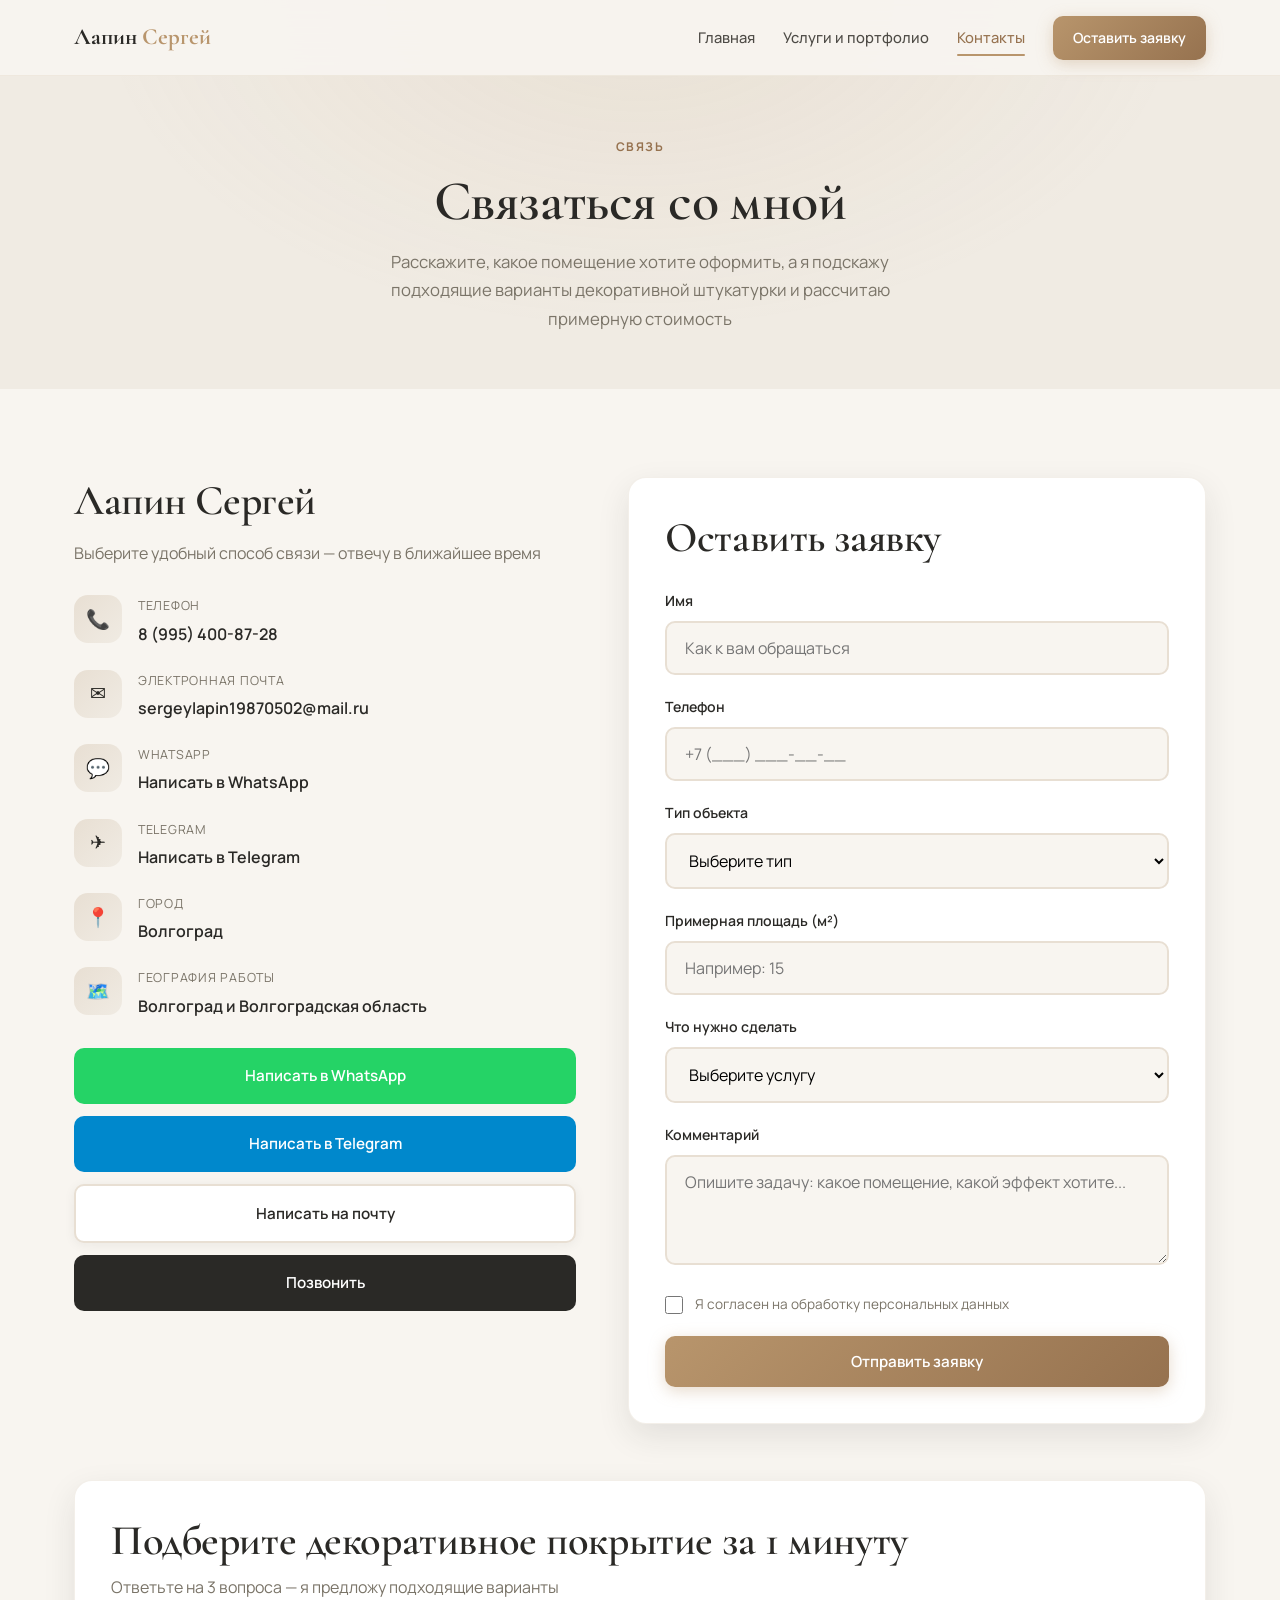
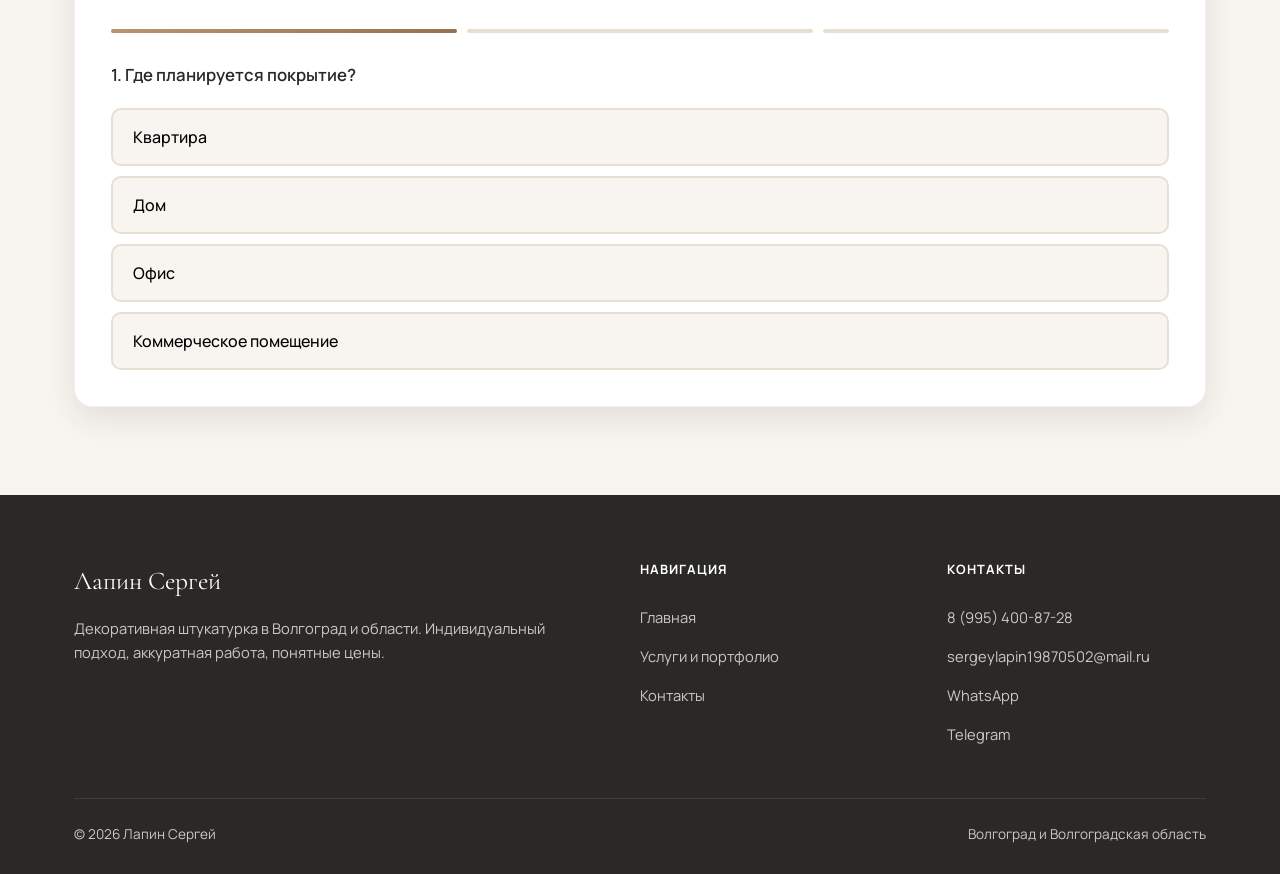
<file: contacts/index.html>
<!DOCTYPE html>
<html lang="ru">
<head>
  <meta charset="UTF-8">
  <meta http-equiv="refresh" content="0; url=../contacts.html">
  <title>Перенаправление…</title>
  <script>window.location.replace('../contacts.html');</script>
</head>
<body>
  <p><a href="../contacts.html">Перейти на страницу контактов</a></p>
</body>
</html>
</file>
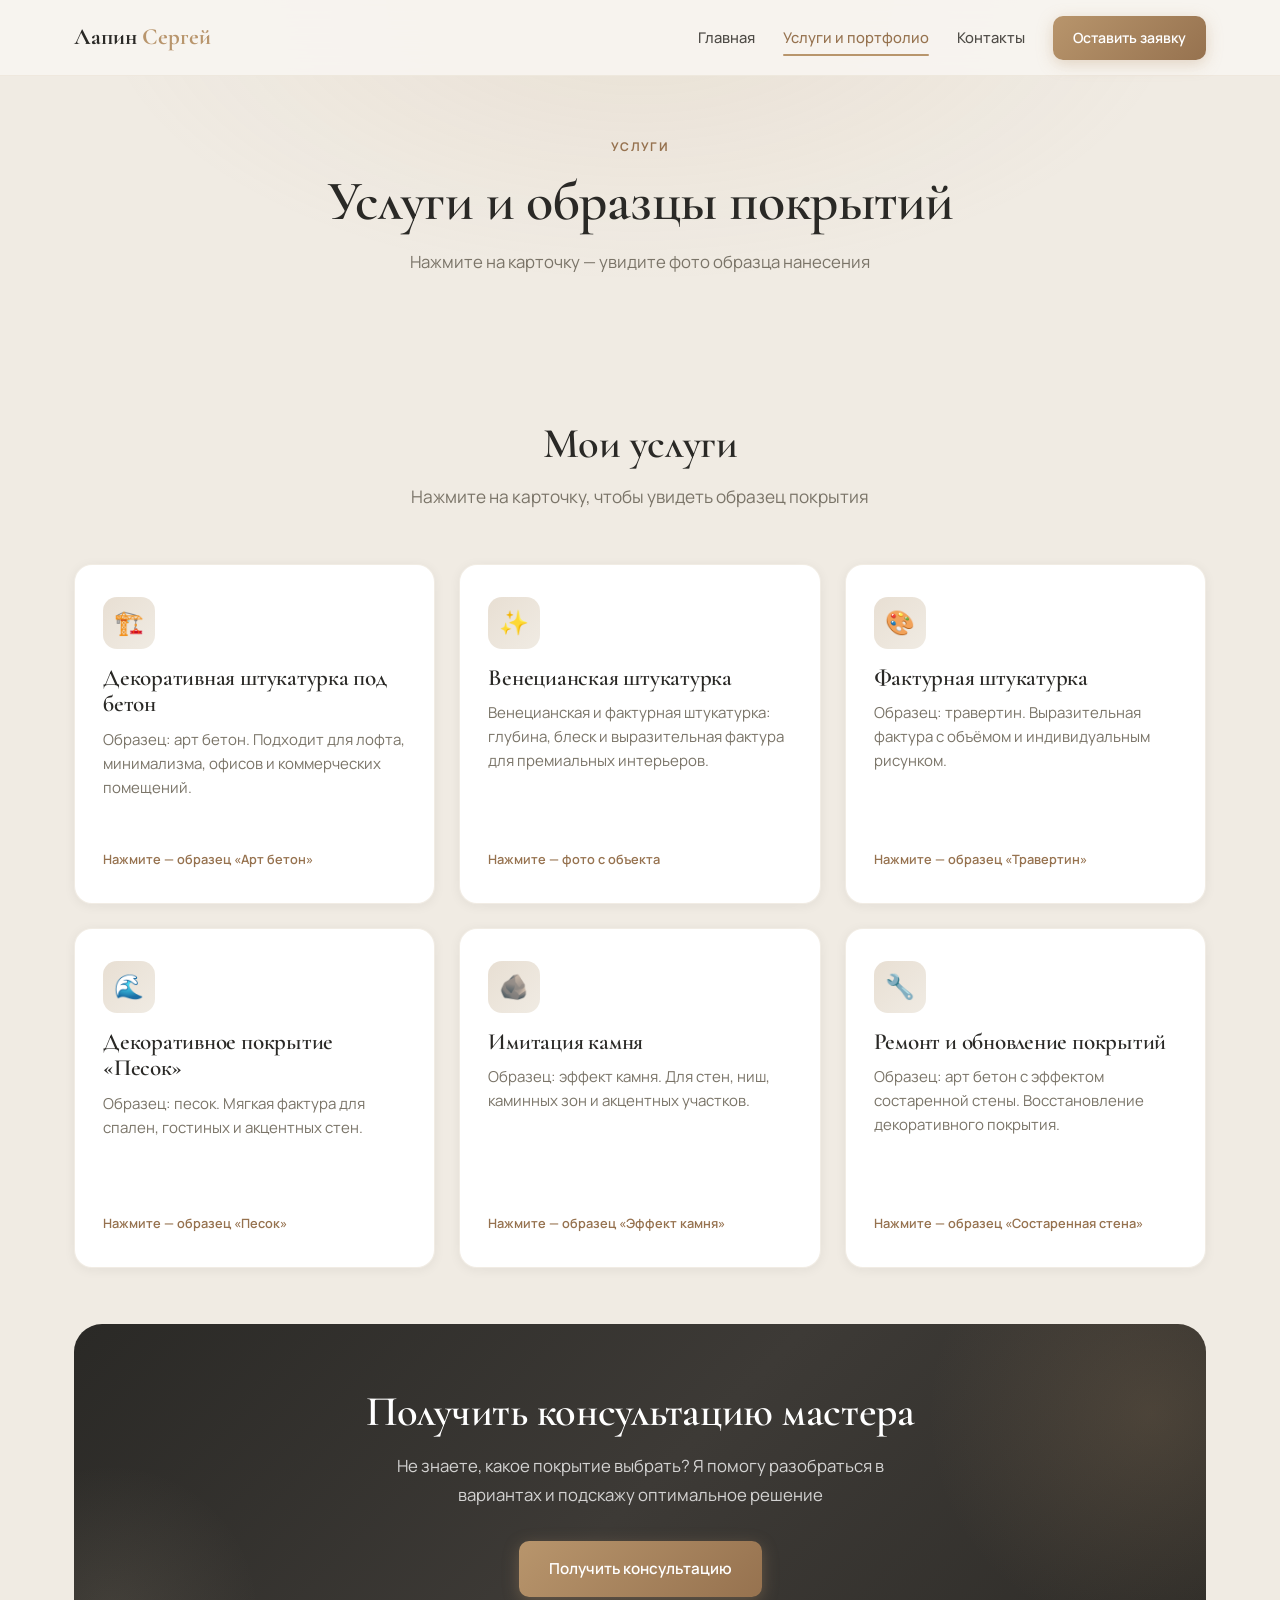
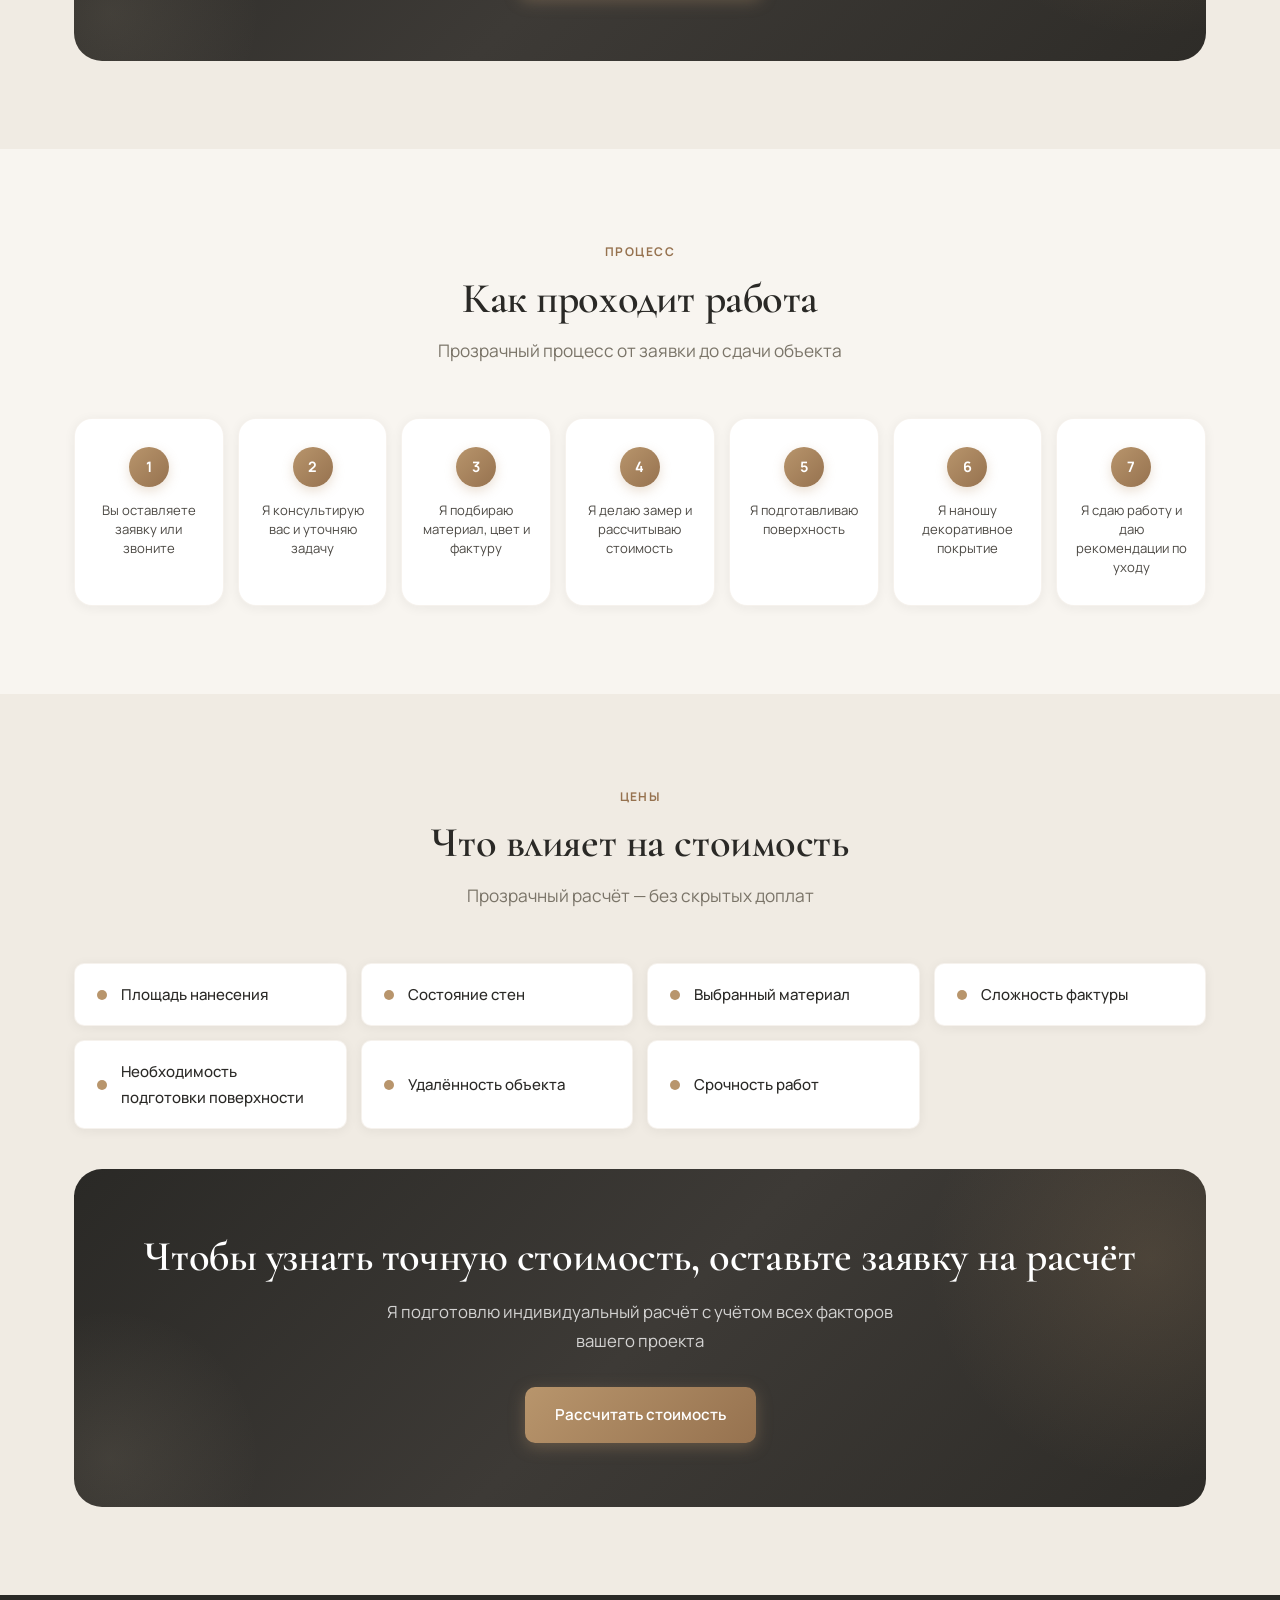
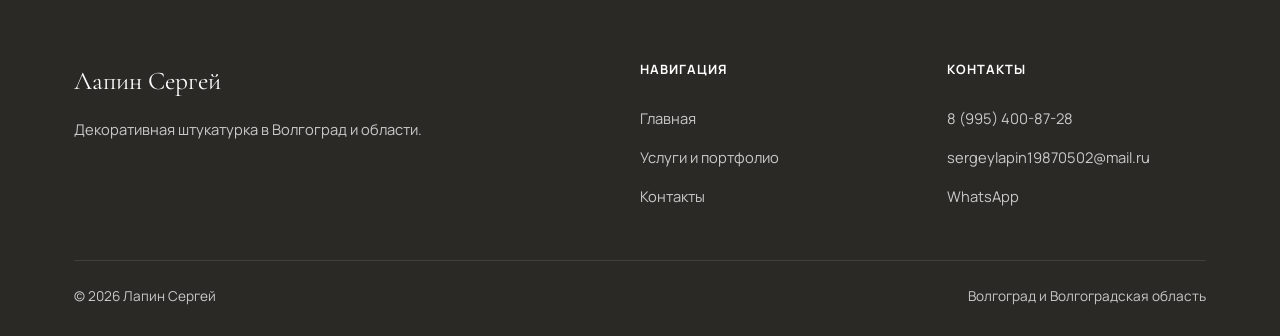
<file: services/index.html>
<!DOCTYPE html>
<html lang="ru">
<head>
  <meta charset="UTF-8">
  <meta http-equiv="refresh" content="0; url=../services.html">
  <script>window.location.replace('../services.html');</script>
</head>
<body>
  <p><a href="../services.html">Перейти к услугам</a></p>
</body>
</html>
</file>
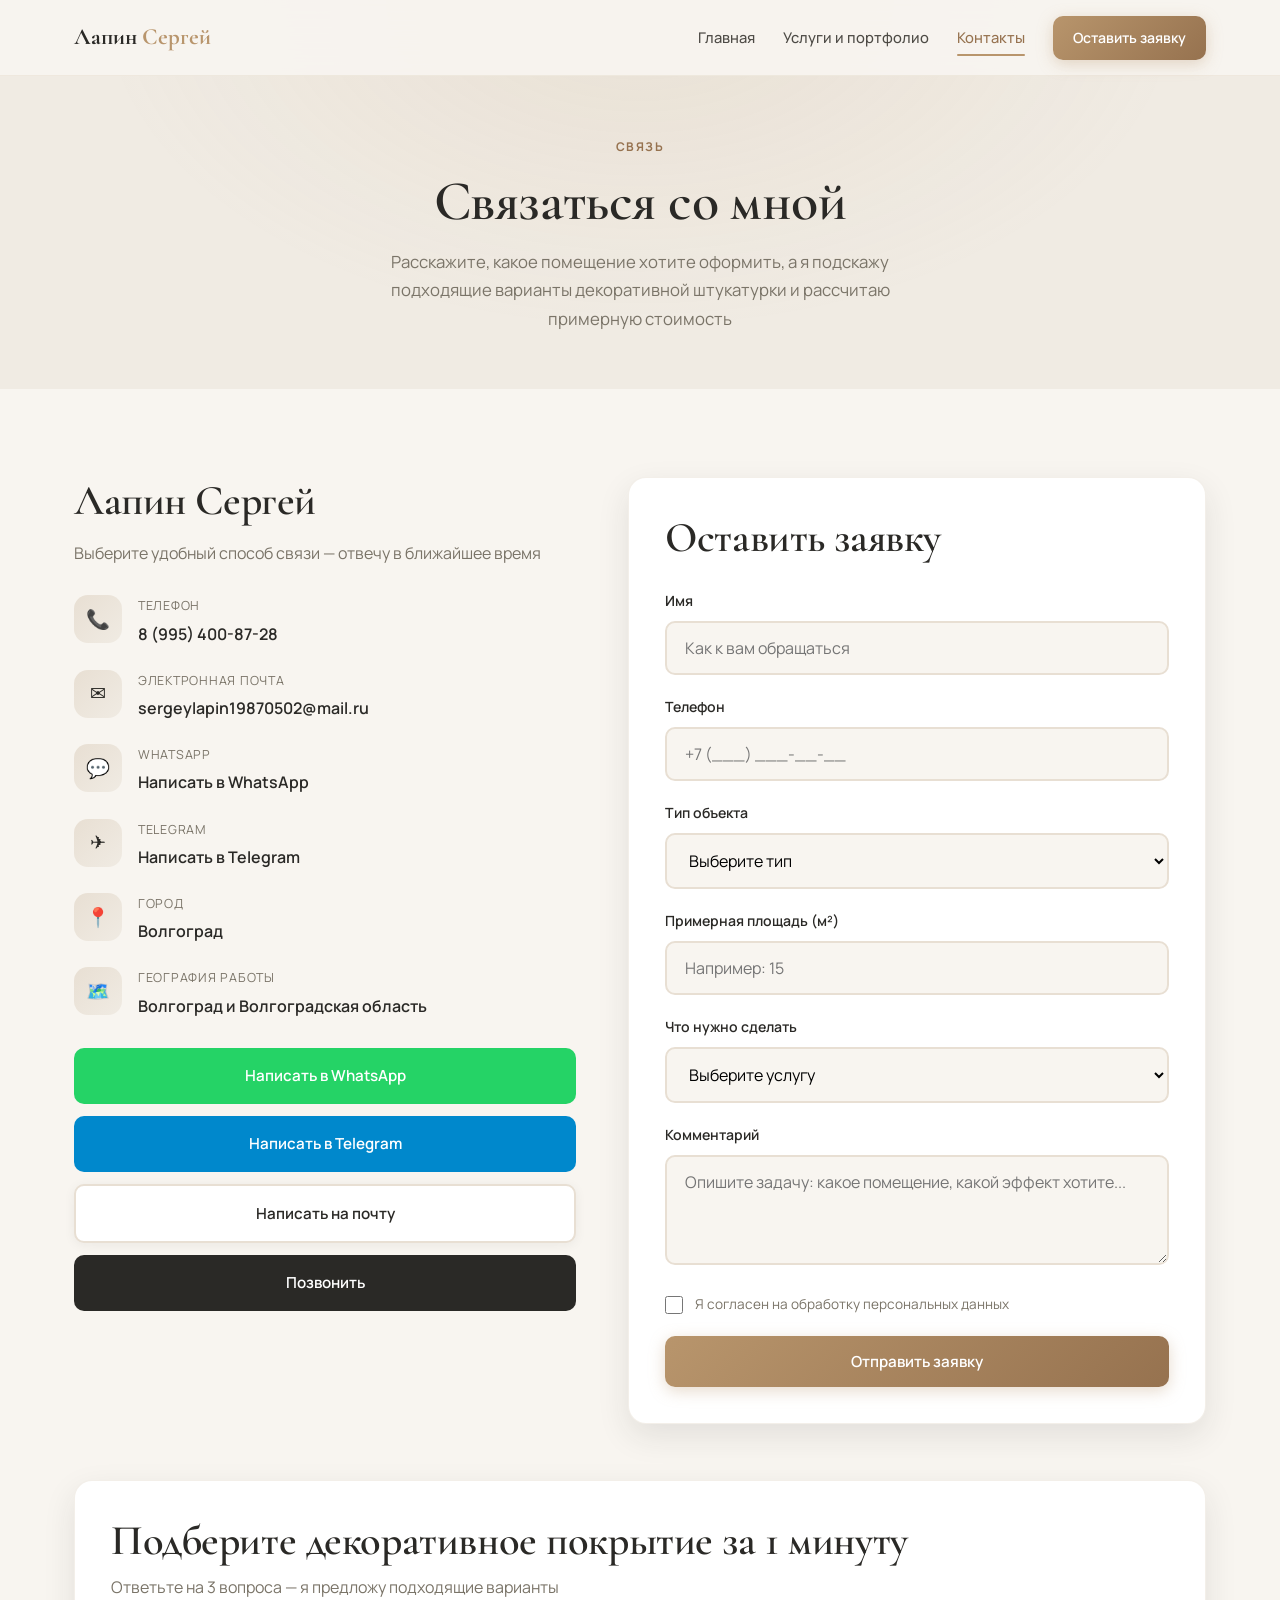
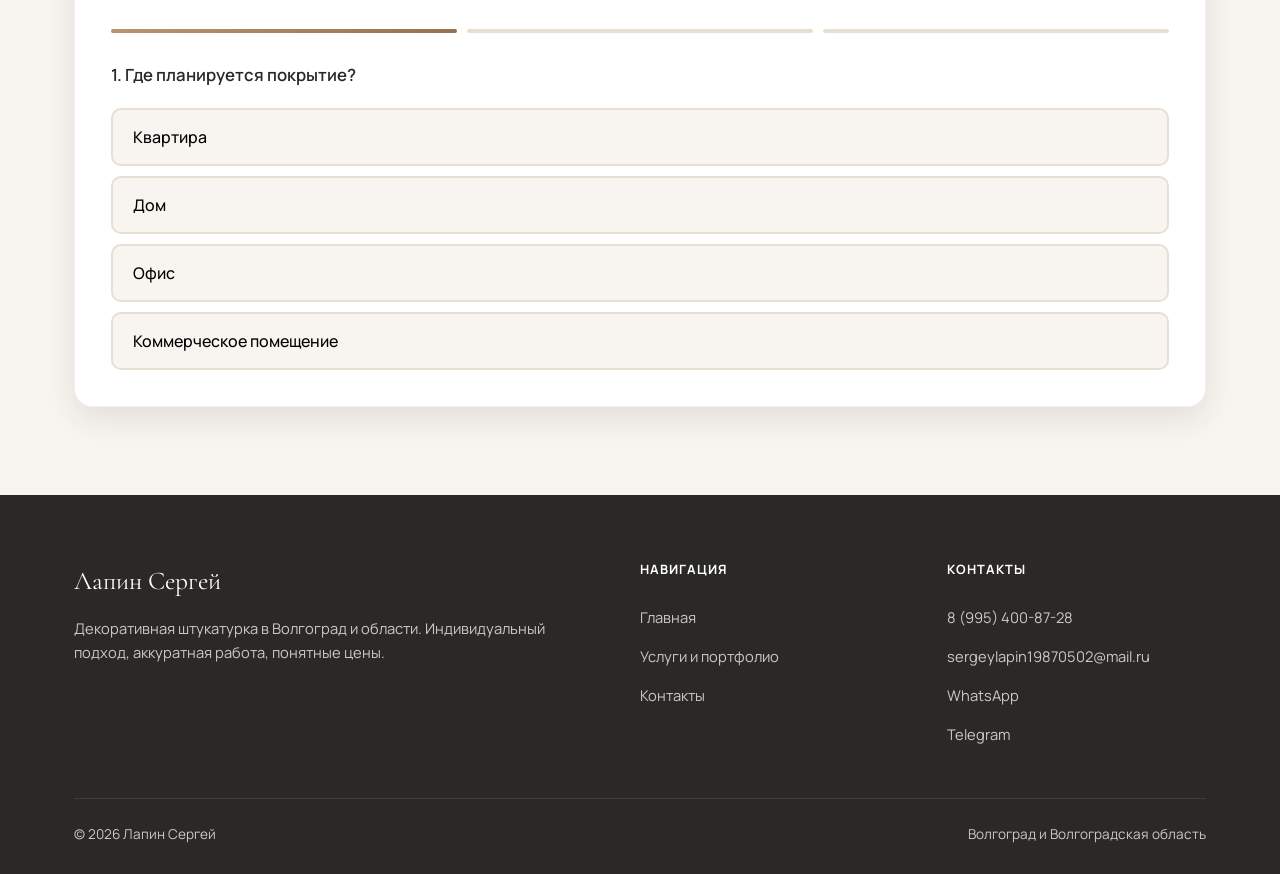
<file: contacts.html>
<!DOCTYPE html>
<html lang="ru">
<head>
  <meta charset="UTF-8">
  <meta name="viewport" content="width=device-width, initial-scale=1.0">
  <script>!function(){if(location.hostname.slice(-10)==='github.io'){var r=location.pathname.split('/').filter(Boolean)[0];r&&r.indexOf('.')===-1&&document.write('<base href="'+location.origin+'/'+r+'/">')}}();</script>
  <title>Контакты и заявка — декоративная штукатурка в Волгограде</title>
  <meta name="description" content="Свяжитесь с мастером Сергеем для заказа декоративной штукатурки в Волгограде. Оставьте заявку на консультацию, расчёт стоимости или подбор покрытия.">
  <link rel="icon" href="favicon.svg" type="image/svg+xml">
  <link rel="preconnect" href="https://fonts.googleapis.com">
  <link rel="preconnect" href="https://fonts.gstatic.com" crossorigin>
  <link href="https://fonts.googleapis.com/css2?family=Cormorant+Garamond:wght@500;600;700&family=Manrope:wght@400;500;600;700&display=swap" rel="stylesheet">
  <link rel="stylesheet" href="css/style.css">
</head>
<body>

  <header class="header">
    <div class="container header__inner">
      <a href="index.html" class="logo">Лапин <span>Сергей</span></a>
      <div class="header__actions">
        <nav class="nav">
          <a href="index.html" class="nav__link">Главная</a>
          <a href="services.html" class="nav__link">Услуги и портфолио</a>
          <a href="contacts.html" class="nav__link nav__link--active">Контакты</a>
          <a href="contacts.html#form" class="btn btn--primary nav__cta">Оставить заявку</a>
        </nav>
        <button class="burger" aria-label="Открыть меню">
          <span></span><span></span><span></span>
        </button>
      </div>
    </div>
  </header>

  <main>
    <section class="page-hero">
      <div class="container reveal">
        <span class="section-label">Связь</span>
        <h1>Связаться со мной</h1>
        <p>Расскажите, какое помещение хотите оформить, а я подскажу подходящие варианты декоративной штукатурки и рассчитаю примерную стоимость</p>
      </div>
    </section>

    <section class="section">
      <div class="container contacts-grid">
        <div class="contact-info reveal">
          <h2 class="section-title">Лапин Сергей</h2>
          <p style="color: var(--color-stone); margin-bottom: 28px;">Выберите удобный способ связи — отвечу в ближайшее время</p>

          <div class="contact-info__item">
            <div class="contact-info__icon">📞</div>
            <div>
              <div class="contact-info__label">Телефон</div>
              <a href="#" class="contact-info__value" data-phone-link><span data-phone>8 (995) 400-87-28</span></a>
            </div>
          </div>
          <div class="contact-info__item">
            <div class="contact-info__icon">✉️</div>
            <div>
              <div class="contact-info__label">Электронная почта</div>
              <a href="#" class="contact-info__value" data-email-link><span data-email>sergeylapin19870502@mail.ru</span></a>
            </div>
          </div>
          <div class="contact-info__item">
            <div class="contact-info__icon">💬</div>
            <div>
              <div class="contact-info__label">WhatsApp</div>
              <a href="#" class="contact-info__value" data-whatsapp>Написать в WhatsApp</a>
            </div>
          </div>
          <div class="contact-info__item">
            <div class="contact-info__icon">✈️</div>
            <div>
              <div class="contact-info__label">Telegram</div>
              <a href="#" class="contact-info__value" data-telegram>Написать в Telegram</a>
            </div>
          </div>
          <div class="contact-info__item">
            <div class="contact-info__icon">📍</div>
            <div>
              <div class="contact-info__label">Город</div>
              <div class="contact-info__value" data-city>Волгоград</div>
            </div>
          </div>
          <div class="contact-info__item">
            <div class="contact-info__icon">🗺️</div>
            <div>
              <div class="contact-info__label">География работы</div>
              <div class="contact-info__value" data-region>Волгоград и Волгоградская область</div>
            </div>
          </div>

          <div class="contact-buttons">
            <a href="#" class="btn btn--whatsapp" data-whatsapp>Написать в WhatsApp</a>
            <a href="#" class="btn btn--telegram" data-telegram>Написать в Telegram</a>
            <a href="#" class="btn btn--secondary" data-email-link>Написать на почту</a>
            <a href="#" class="btn btn--phone" data-phone-link>Позвонить</a>
          </div>
        </div>

        <div id="form" class="reveal">
          <form class="form" id="request-form">
            <h2 class="form__title">Оставить заявку</h2>

            <div class="form-group">
              <label for="name">Имя</label>
              <input type="text" id="name" name="name" required placeholder="Как к вам обращаться">
            </div>

            <div class="form-group">
              <label for="phone">Телефон</label>
              <input type="tel" id="phone" name="phone" required placeholder="+7 (___) ___-__-__">
            </div>

            <div class="form-group">
              <label for="object-type">Тип объекта</label>
              <select id="object-type" name="object-type" required>
                <option value="">Выберите тип</option>
                <option value="apartment">Квартира</option>
                <option value="house">Дом</option>
                <option value="office">Офис</option>
                <option value="commercial">Коммерческое помещение</option>
                <option value="other">Другое</option>
              </select>
            </div>

            <div class="form-group">
              <label for="area">Примерная площадь (м²)</label>
              <input type="text" id="area" name="area" placeholder="Например: 15">
            </div>

            <div class="form-group">
              <label for="service">Что нужно сделать</label>
              <select id="service" name="service" required>
                <option value="">Выберите услугу</option>
                <option value="plaster">Декоративная штукатурка</option>
                <option value="material">Подбор материала</option>
                <option value="estimate">Расчёт стоимости</option>
                <option value="repair">Ремонт покрытия</option>
                <option value="consultation">Консультация</option>
              </select>
            </div>

            <div class="form-group">
              <label for="comment">Комментарий</label>
              <textarea id="comment" name="comment" placeholder="Опишите задачу: какое помещение, какой эффект хотите..."></textarea>
            </div>

            <label class="form-checkbox">
              <input type="checkbox" id="consent" name="consent" required>
              <span>Я согласен на обработку персональных данных</span>
            </label>

            <button type="submit" class="btn btn--primary" style="width: 100%; margin-top: 20px;">Отправить заявку</button>
          </form>

          <div class="form form-success" id="form-success">
            <div class="form-success__icon">✅</div>
            <h2 class="form__title">Спасибо!</h2>
            <p>Ваша заявка подготовлена. Я свяжусь с вами после получения сообщения.</p>
            <div class="btn-group" style="justify-content: center;">
              <a href="#" class="btn btn--whatsapp" id="send-whatsapp" target="_blank" rel="noopener">Отправить в WhatsApp</a>
              <a href="#" class="btn btn--telegram" id="send-telegram" target="_blank" rel="noopener">Отправить в Telegram</a>
            </div>
          </div>
        </div>
      </div>

      <div class="container" id="quiz">
        <div class="quiz reveal">
          <h2 class="quiz__title">Подберите декоративное покрытие за 1 минуту</h2>
          <p class="quiz__subtitle">Ответьте на 3 вопроса — я предложу подходящие варианты</p>

          <div class="quiz-progress">
            <div class="quiz-progress__dot quiz-progress__dot--active"></div>
            <div class="quiz-progress__dot"></div>
            <div class="quiz-progress__dot"></div>
          </div>

          <div class="quiz-steps">
            <div class="quiz-step quiz-step--active" data-question="location">
              <p class="quiz-step__question">1. Где планируется покрытие?</p>
              <div class="quiz-options">
                <button type="button" class="quiz-option" data-value="apartment">Квартира</button>
                <button type="button" class="quiz-option" data-value="house">Дом</button>
                <button type="button" class="quiz-option" data-value="office">Офис</button>
                <button type="button" class="quiz-option" data-value="commercial">Коммерческое помещение</button>
              </div>
            </div>

            <div class="quiz-step" data-question="style">
              <p class="quiz-step__question">2. Какой стиль нравится?</p>
              <div class="quiz-options">
                <button type="button" class="quiz-option" data-value="loft">Лофт</button>
                <button type="button" class="quiz-option" data-value="minimalism">Современный минимализм</button>
                <button type="button" class="quiz-option" data-value="classic">Классика</button>
                <button type="button" class="quiz-option" data-value="premium">Премиальный интерьер</button>
                <button type="button" class="quiz-option" data-value="unknown">Пока не знаю</button>
              </div>
            </div>

            <div class="quiz-step" data-question="effect">
              <p class="quiz-step__question">3. Какой эффект интересен?</p>
              <div class="quiz-options">
                <button type="button" class="quiz-option" data-value="concrete">Бетон</button>
                <button type="button" class="quiz-option" data-value="marble">Мрамор</button>
                <button type="button" class="quiz-option" data-value="silk">Шёлк</button>
                <button type="button" class="quiz-option" data-value="stone">Камень</button>
                <button type="button" class="quiz-option" data-value="texture">Фактурная поверхность</button>
                <button type="button" class="quiz-option" data-value="consultation">Нужна консультация</button>
              </div>
            </div>
          </div>

          <div class="quiz-result" id="quiz-result">
            <h3>Отлично!</h3>
            <p>Я подберу 2–3 варианта покрытия под ваш интерьер и бюджет. Оставьте номер телефона для консультации.</p>
            <button type="button" class="btn btn--primary" id="quiz-phone">Получить подбор покрытия</button>
          </div>
        </div>
      </div>
    </section>
  </main>

  <footer class="footer">
    <div class="container">
      <div class="footer__grid">
        <div>
          <div class="footer__brand" data-full-name>Лапин Сергей</div>
          <p class="footer__text">Декоративная штукатурка в <span data-city>Волгограде</span> и области. Индивидуальный подход, аккуратная работа, понятные цены.</p>
        </div>
        <div>
          <div class="footer__title">Навигация</div>
          <div class="footer__links">
            <a href="index.html">Главная</a>
            <a href="services.html">Услуги и портфолио</a>
            <a href="contacts.html">Контакты</a>
          </div>
        </div>
        <div>
          <div class="footer__title">Контакты</div>
          <div class="footer__links">
            <a href="#" data-phone-link><span data-phone>8 (995) 400-87-28</span></a>
            <a href="#" data-email-link><span data-email>sergeylapin19870502@mail.ru</span></a>
            <a href="#" data-whatsapp>WhatsApp</a>
            <a href="#" data-telegram>Telegram</a>
          </div>
        </div>
      </div>
      <div class="footer__bottom">
        <span>&copy; 2026 <span data-full-name>Лапин Сергей</span></span>
        <span data-region>Волгоград и Волгоградская область</span>
      </div>
    </div>
  </footer>

  <div class="mobile-cta">
    <a href="contacts.html#form" class="btn btn--primary">Получить консультацию</a>
  </div>

  <script src="js/config.js"></script>
  <script src="js/main.js"></script>
  <script src="js/form.js"></script>
  <script src="js/quiz.js"></script>
</body>
</html>
</file>
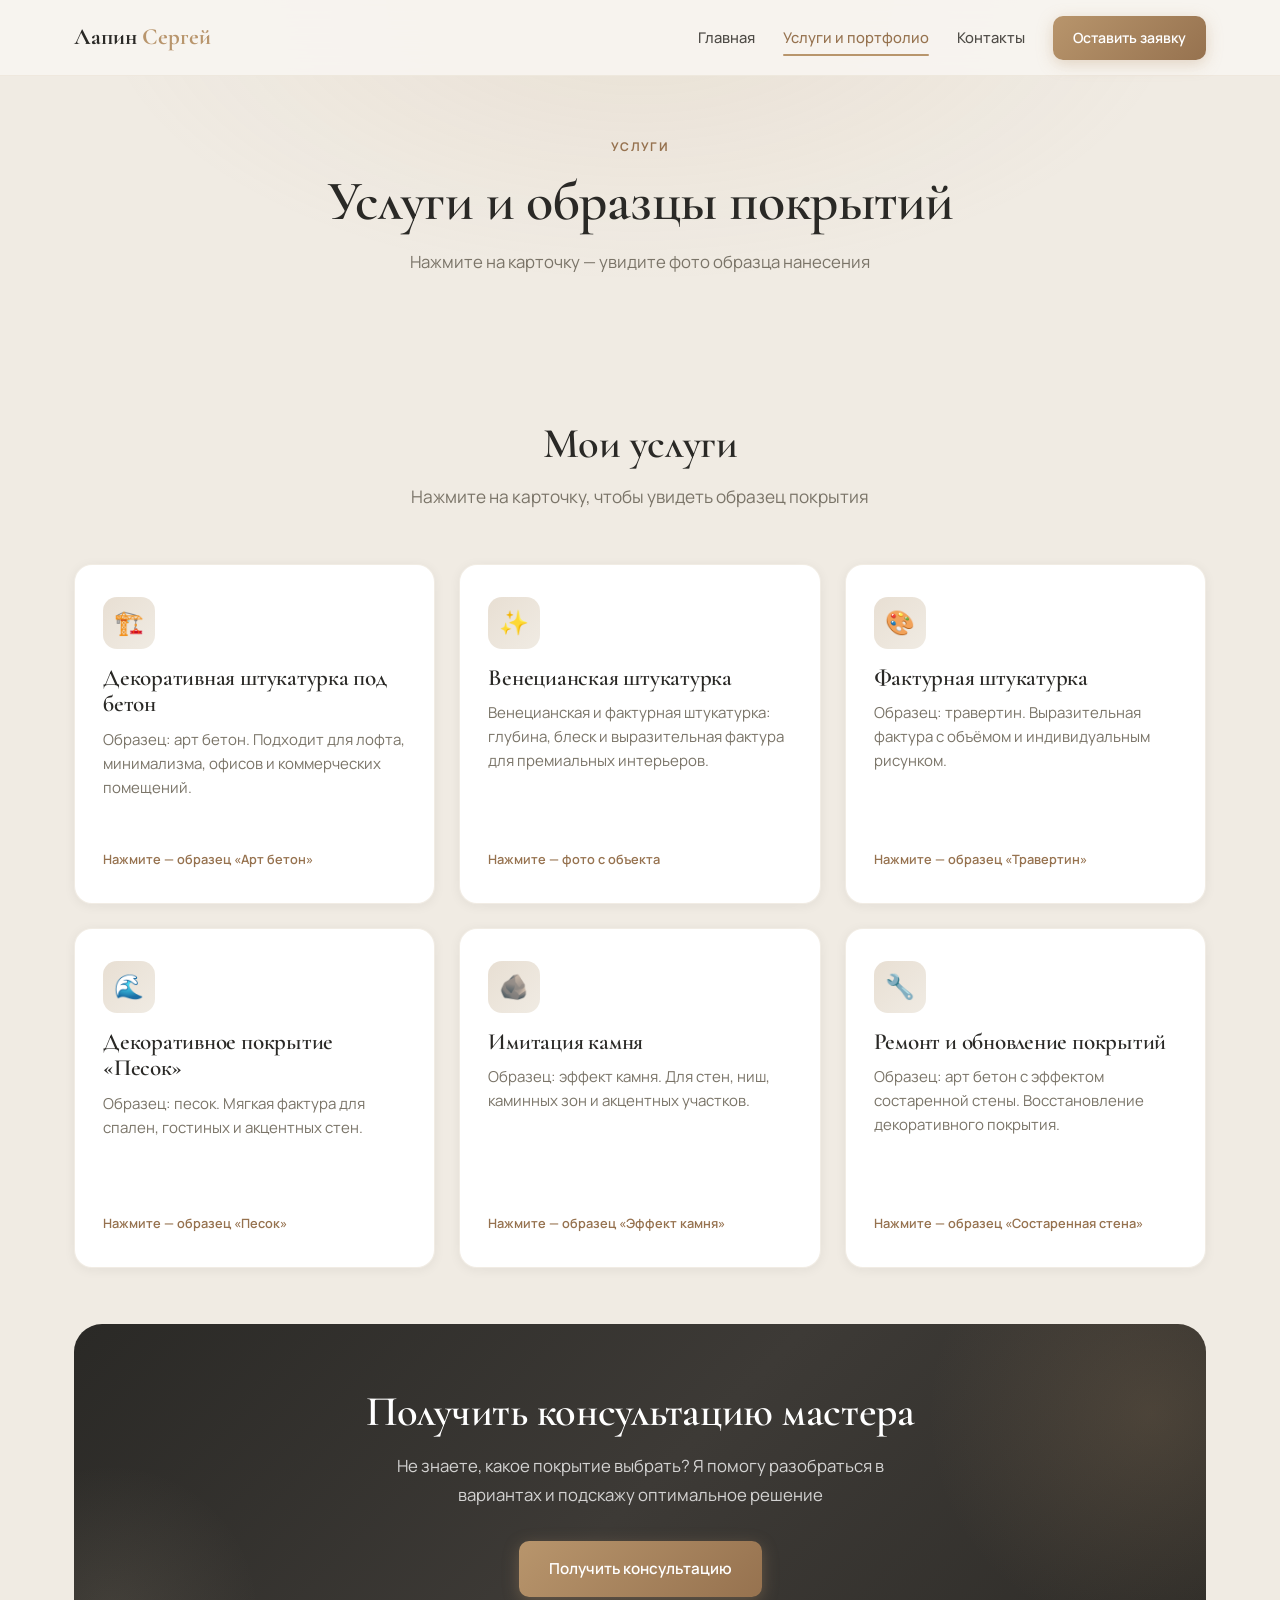
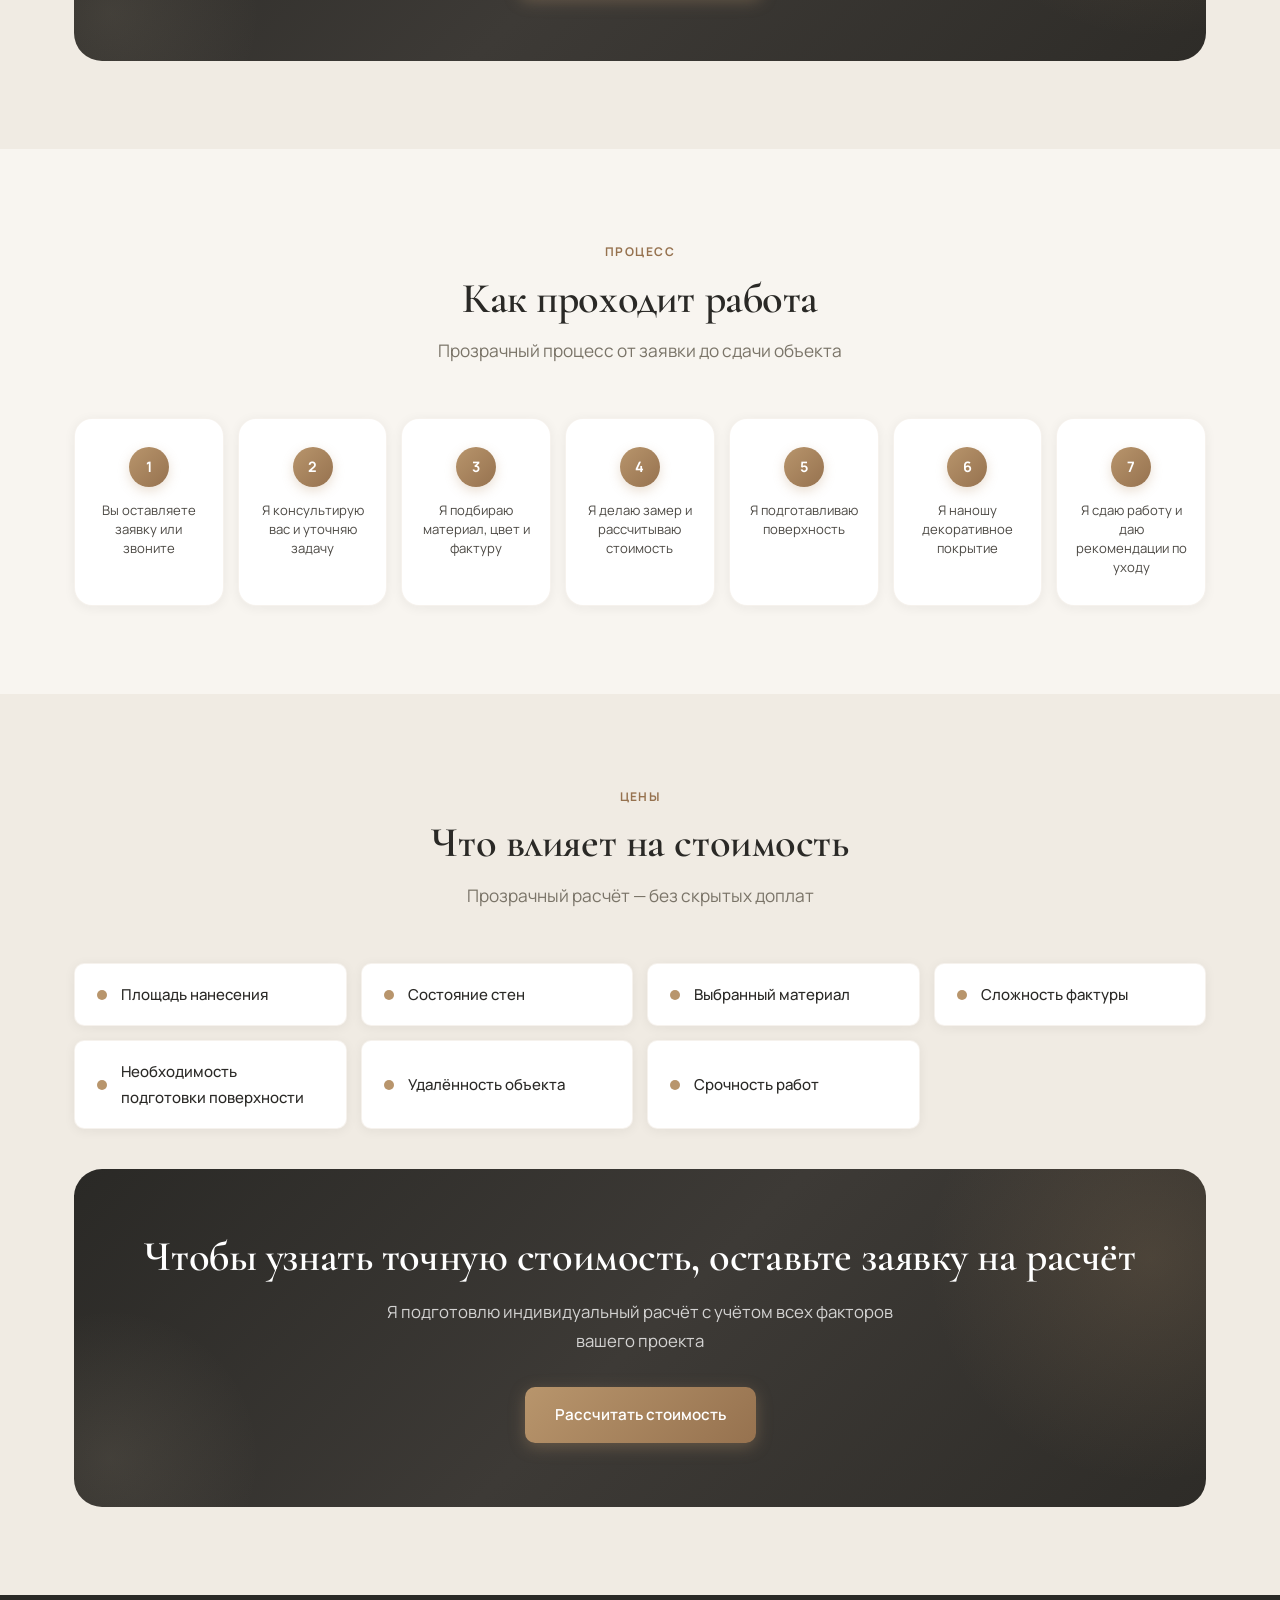
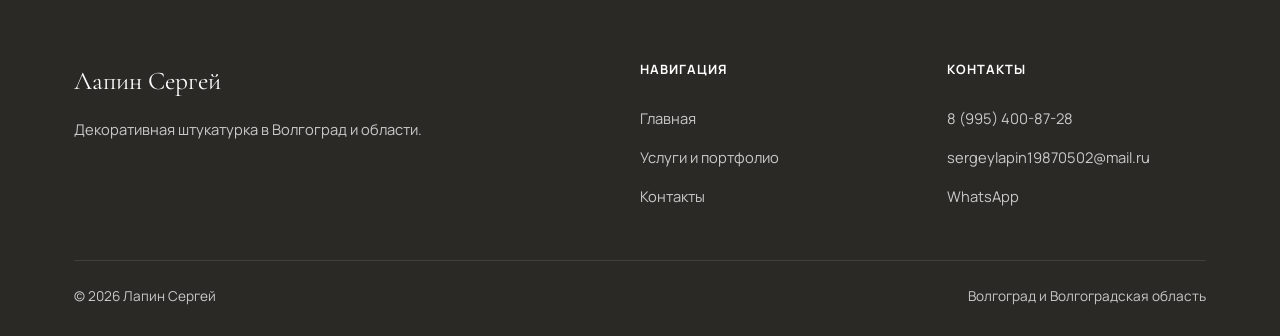
<file: services.html>
<!DOCTYPE html>
<html lang="ru">
<head>
  <meta charset="UTF-8">
  <meta name="viewport" content="width=device-width, initial-scale=1.0">
  <script>!function(){if(location.hostname.slice(-10)==='github.io'){var r=location.pathname.split('/').filter(Boolean)[0];r&&r.indexOf('.')===-1&&document.write('<base href="'+location.origin+'/'+r+'/">')}}();</script>
  <title>Услуги — декоративная штукатурка в Волгограде | Лапин Сергей</title>
  <meta name="description" content="Виды декоративной штукатурки и образцы покрытий — мастер Лапин Сергей, Волгоград.">
  <link rel="icon" href="favicon.svg" type="image/svg+xml">
  <link rel="preconnect" href="https://fonts.googleapis.com">
  <link rel="preconnect" href="https://fonts.gstatic.com" crossorigin>
  <link href="https://fonts.googleapis.com/css2?family=Cormorant+Garamond:wght@500;600;700&family=Manrope:wght@400;500;600;700&display=swap" rel="stylesheet">
  <link rel="stylesheet" href="css/style.css">
</head>
<body>

  <header class="header">
    <div class="container header__inner">
      <a href="index.html" class="logo">Лапин <span>Сергей</span></a>
      <div class="header__actions">
        <nav class="nav">
          <a href="index.html" class="nav__link">Главная</a>
          <a href="services.html" class="nav__link nav__link--active">Услуги и портфолио</a>
          <a href="contacts.html" class="nav__link">Контакты</a>
          <a href="contacts.html#form" class="btn btn--primary nav__cta">Оставить заявку</a>
        </nav>
        <button class="burger" aria-label="Открыть меню">
          <span></span><span></span><span></span>
        </button>
      </div>
    </div>
  </header>

  <main>
    <section class="page-hero">
      <div class="container reveal">
        <span class="section-label">Услуги</span>
        <h1>Услуги и образцы покрытий</h1>
        <p>Нажмите на карточку — увидите фото образца нанесения</p>
      </div>
    </section>

    <section class="section section--alt" id="services">
      <div class="container">
        <div class="section-header reveal">
          <h2 class="section-title">Мои услуги</h2>
          <p class="section-subtitle">Нажмите на карточку, чтобы увидеть образец покрытия</p>
        </div>

        <div class="flip-cards-grid">
          <button type="button" class="flip-card reveal reveal--visible" data-flip-card aria-expanded="false">
            <div class="flip-card__inner">
              <div class="flip-card__face flip-card__front">
                <div class="card__icon">🏗️</div>
                <h3 class="card__title">Декоративная штукатурка под бетон</h3>
                <p class="card__text">Образец: арт бетон. Подходит для лофта, минимализма, офисов и коммерческих помещений.</p>
                <span class="flip-card__hint">Нажмите — образец «Арт бетон»</span>
              </div>
              <div class="flip-card__face flip-card__back">
                <img class="flip-card__img" src="images/works/003.jpeg" alt="Образец — арт бетон" width="800" height="600">
                <div class="flip-card__sample-label">Арт бетон</div>
                <span class="flip-card__hint flip-card__hint--back">Нажмите ещё раз — описание</span>
              </div>
            </div>
          </button>

          <button type="button" class="flip-card reveal reveal--visible" data-flip-card aria-expanded="false">
            <div class="flip-card__inner">
              <div class="flip-card__face flip-card__front">
                <div class="card__icon">✨</div>
                <h3 class="card__title">Венецианская штукатурка</h3>
                <p class="card__text">Венецианская и фактурная штукатурка: глубина, блеск и выразительная фактура для премиальных интерьеров.</p>
                <span class="flip-card__hint">Нажмите — фото с объекта</span>
              </div>
              <div class="flip-card__face flip-card__back">
                <img class="flip-card__img" src="images/works/008.jpeg" alt="Венецианская и фактурная штукатурка — работа на объекте" width="800" height="600">
                <div class="flip-card__sample-label">Венецианская штукатурка</div>
                <span class="flip-card__hint flip-card__hint--back">Нажмите ещё раз — описание</span>
              </div>
            </div>
          </button>

          <button type="button" class="flip-card reveal reveal--visible" data-flip-card aria-expanded="false">
            <div class="flip-card__inner">
              <div class="flip-card__face flip-card__front">
                <div class="card__icon">🎨</div>
                <h3 class="card__title">Фактурная штукатурка</h3>
                <p class="card__text">Образец: травертин. Выразительная фактура с объёмом и индивидуальным рисунком.</p>
                <span class="flip-card__hint">Нажмите — образец «Травертин»</span>
              </div>
              <div class="flip-card__face flip-card__back">
                <img class="flip-card__img" src="images/works/009.jpeg" alt="Образец — травертин" width="800" height="600">
                <div class="flip-card__sample-label">Травертин</div>
                <span class="flip-card__hint flip-card__hint--back">Нажмите ещё раз — описание</span>
              </div>
            </div>
          </button>

          <button type="button" class="flip-card reveal reveal--visible" data-flip-card aria-expanded="false">
            <div class="flip-card__inner">
              <div class="flip-card__face flip-card__front">
                <div class="card__icon">🌊</div>
                <h3 class="card__title">Декоративное покрытие «Песок»</h3>
                <p class="card__text">Образец: песок. Мягкая фактура для спален, гостиных и акцентных стен.</p>
                <span class="flip-card__hint">Нажмите — образец «Песок»</span>
              </div>
              <div class="flip-card__face flip-card__back">
                <img class="flip-card__img" src="images/works/007.jpeg" alt="Образец — песок" width="800" height="600">
                <div class="flip-card__sample-label">Песок</div>
                <span class="flip-card__hint flip-card__hint--back">Нажмите ещё раз — описание</span>
              </div>
            </div>
          </button>

          <button type="button" class="flip-card reveal reveal--visible" data-flip-card aria-expanded="false">
            <div class="flip-card__inner">
              <div class="flip-card__face flip-card__front">
                <div class="card__icon">🪨</div>
                <h3 class="card__title">Имитация камня</h3>
                <p class="card__text">Образец: эффект камня. Для стен, ниш, каминных зон и акцентных участков.</p>
                <span class="flip-card__hint">Нажмите — образец «Эффект камня»</span>
              </div>
              <div class="flip-card__face flip-card__back">
                <img class="flip-card__img" src="images/works/011.jpeg" alt="Образец — эффект камня" width="800" height="600">
                <div class="flip-card__sample-label">Эффект камня</div>
                <span class="flip-card__hint flip-card__hint--back">Нажмите ещё раз — описание</span>
              </div>
            </div>
          </button>

          <button type="button" class="flip-card reveal reveal--visible" data-flip-card aria-expanded="false">
            <div class="flip-card__inner">
              <div class="flip-card__face flip-card__front">
                <div class="card__icon">🔧</div>
                <h3 class="card__title">Ремонт и обновление покрытий</h3>
                <p class="card__text">Образец: арт бетон с эффектом состаренной стены. Восстановление декоративного покрытия.</p>
                <span class="flip-card__hint">Нажмите — образец «Состаренная стена»</span>
              </div>
              <div class="flip-card__face flip-card__back">
                <img class="flip-card__img" src="images/works/002.jpeg" alt="Образец — арт бетон, состаренная стена" width="800" height="600">
                <div class="flip-card__sample-label">Арт бетон, состаренная стена</div>
                <span class="flip-card__hint flip-card__hint--back">Нажмите ещё раз — описание</span>
              </div>
            </div>
          </button>
        </div>

        <div class="cta-block cta-block--inline reveal">
          <h2>Получить консультацию мастера</h2>
          <p>Не знаете, какое покрытие выбрать? Я помогу разобраться в вариантах и подскажу оптимальное решение</p>
          <a href="contacts.html#form" class="btn btn--primary">Получить консультацию</a>
        </div>
      </div>
    </section>

    <section class="section">
      <div class="container">
        <div class="section-header reveal">
          <span class="section-label">Процесс</span>
          <h2 class="section-title">Как проходит работа</h2>
          <p class="section-subtitle">Прозрачный процесс от заявки до сдачи объекта</p>
        </div>
        <div class="process-steps reveal">
          <div class="process-step"><p class="process-step__text">Вы оставляете заявку или звоните</p></div>
          <div class="process-step"><p class="process-step__text">Я консультирую вас и уточняю задачу</p></div>
          <div class="process-step"><p class="process-step__text">Я подбираю материал, цвет и фактуру</p></div>
          <div class="process-step"><p class="process-step__text">Я делаю замер и рассчитываю стоимость</p></div>
          <div class="process-step"><p class="process-step__text">Я подготавливаю поверхность</p></div>
          <div class="process-step"><p class="process-step__text">Я наношу декоративное покрытие</p></div>
          <div class="process-step"><p class="process-step__text">Я сдаю работу и даю рекомендации по уходу</p></div>
        </div>
      </div>
    </section>

    <section class="section section--alt">
      <div class="container">
        <div class="section-header reveal">
          <span class="section-label">Цены</span>
          <h2 class="section-title">Что влияет на стоимость</h2>
          <p class="section-subtitle">Прозрачный расчёт — без скрытых доплат</p>
        </div>
        <div class="pricing-factors reveal">
          <div class="pricing-factor">Площадь нанесения</div>
          <div class="pricing-factor">Состояние стен</div>
          <div class="pricing-factor">Выбранный материал</div>
          <div class="pricing-factor">Сложность фактуры</div>
          <div class="pricing-factor">Необходимость подготовки поверхности</div>
          <div class="pricing-factor">Удалённость объекта</div>
          <div class="pricing-factor">Срочность работ</div>
        </div>
        <div class="cta-block reveal">
          <h2>Чтобы узнать точную стоимость, оставьте заявку на расчёт</h2>
          <p>Я подготовлю индивидуальный расчёт с учётом всех факторов вашего проекта</p>
          <a href="contacts.html#form" class="btn btn--primary">Рассчитать стоимость</a>
        </div>
      </div>
    </section>
  </main>

  <footer class="footer">
    <div class="container">
      <div class="footer__grid">
        <div>
          <div class="footer__brand" data-full-name>Лапин Сергей</div>
          <p class="footer__text">Декоративная штукатурка в <span data-city>Волгограде</span> и области.</p>
        </div>
        <div>
          <div class="footer__title">Навигация</div>
          <div class="footer__links">
            <a href="index.html">Главная</a>
            <a href="services.html">Услуги и портфолио</a>
            <a href="contacts.html">Контакты</a>
          </div>
        </div>
        <div>
          <div class="footer__title">Контакты</div>
          <div class="footer__links">
            <a href="#" data-phone-link><span data-phone>8 (995) 400-87-28</span></a>
            <a href="#" data-email-link><span data-email>sergeylapin19870502@mail.ru</span></a>
            <a href="#" data-whatsapp>WhatsApp</a>
          </div>
        </div>
      </div>
      <div class="footer__bottom">
        <span>&copy; 2026 <span data-full-name>Лапин Сергей</span></span>
        <span data-region>Волгоград и Волгоградская область</span>
      </div>
    </div>
  </footer>

  <div class="mobile-cta">
    <a href="contacts.html#form" class="btn btn--primary">Получить консультацию</a>
  </div>

  <script src="js/config.js"></script>
  <script src="js/service-cards.js"></script>
  <script src="js/main.js"></script>
</body>
</html>
</file>
<file: css/style.css>
/* ============================================
   Декоративная штукатурка — Сергей, Волгоград
   ============================================ */

:root {
  --color-bg: #f8f5f0;
  --color-bg-alt: #f0ebe3;
  --color-sand: #d4c4a8;
  --color-beige: #e8dfd3;
  --color-warm: #c9b99a;
  --color-graphite: #2a2926;
  --color-graphite-light: #4d4a45;
  --color-stone: #7a7468;
  --color-white: #ffffff;
  --color-accent: #b8956c;
  --color-accent-light: #d4b896;
  --color-accent-dark: #96724f;
  --shadow-sm: 0 2px 12px rgba(42, 41, 38, 0.06);
  --shadow-md: 0 12px 32px rgba(42, 41, 38, 0.1);
  --shadow-lg: 0 24px 60px rgba(42, 41, 38, 0.14);
  --radius-sm: 10px;
  --radius-md: 18px;
  --radius-lg: 28px;
  --font-heading: 'Cormorant Garamond', Georgia, serif;
  --font-body: 'Manrope', system-ui, sans-serif;
  --transition: 0.35s cubic-bezier(0.4, 0, 0.2, 1);
  --header-height: 76px;
}

*, *::before, *::after { box-sizing: border-box; margin: 0; padding: 0; }

html { scroll-behavior: smooth; }

body {
  font-family: var(--font-body);
  font-size: 16px;
  line-height: 1.7;
  color: var(--color-graphite);
  background-color: var(--color-bg);
  -webkit-font-smoothing: antialiased;
  overflow-x: hidden;
}

img { max-width: 100%; height: auto; display: block; }
a { color: inherit; text-decoration: none; }
ul, ol { list-style: none; }
button, input, select, textarea { font-family: inherit; font-size: inherit; }

.container {
  width: 100%;
  max-width: 1180px;
  margin: 0 auto;
  padding: 0 24px;
}

/* Typography */
h1, h2, h3, h4 {
  font-family: var(--font-heading);
  font-weight: 600;
  line-height: 1.15;
  color: var(--color-graphite);
  letter-spacing: -0.01em;
}

h1 { font-size: clamp(2.1rem, 5.5vw, 3.5rem); }
h2 { font-size: clamp(1.85rem, 4vw, 2.65rem); }
h3 { font-size: clamp(1.2rem, 2.5vw, 1.45rem); }

.section-label {
  display: inline-block;
  font-size: 0.75rem;
  font-weight: 700;
  text-transform: uppercase;
  letter-spacing: 0.12em;
  color: var(--color-accent-dark);
  margin-bottom: 12px;
}

.section-title { margin-bottom: 14px; }

.section-subtitle {
  color: var(--color-stone);
  font-size: 1.08rem;
  max-width: 580px;
  line-height: 1.65;
}

.section { padding: 88px 0; }
.section--alt { background: var(--color-bg-alt); }

.section-header {
  text-align: center;
  margin-bottom: 52px;
}

.section-header .section-subtitle {
  margin: 0 auto;
}

/* Reveal animation */
.reveal {
  opacity: 0;
  transform: translateY(28px);
  transition: opacity 0.7s ease, transform 0.7s ease;
}

.reveal--visible {
  opacity: 1;
  transform: translateY(0);
}

/* Buttons */
.btn {
  display: inline-flex;
  align-items: center;
  justify-content: center;
  gap: 8px;
  padding: 15px 30px;
  border: none;
  border-radius: var(--radius-sm);
  font-weight: 600;
  font-size: 0.95rem;
  cursor: pointer;
  transition: transform var(--transition), box-shadow var(--transition), background var(--transition), border-color var(--transition);
  white-space: nowrap;
}

.btn:hover { transform: translateY(-3px); }

.btn--primary {
  background: linear-gradient(135deg, var(--color-accent) 0%, var(--color-accent-dark) 100%);
  color: var(--color-white);
  box-shadow: 0 4px 16px rgba(184, 149, 108, 0.35);
}

.btn--primary:hover {
  box-shadow: 0 8px 24px rgba(184, 149, 108, 0.45);
}

.btn--secondary {
  background: var(--color-white);
  color: var(--color-graphite);
  border: 2px solid var(--color-beige);
  box-shadow: var(--shadow-sm);
}

.btn--secondary:hover {
  border-color: var(--color-accent);
  color: var(--color-accent-dark);
}

.btn--whatsapp { background: #25d366; color: var(--color-white); }
.btn--telegram { background: #0088cc; color: var(--color-white); }
.btn--phone { background: var(--color-graphite); color: var(--color-white); }

.btn-group { display: flex; flex-wrap: wrap; gap: 14px; }

/* Header */
.header {
  position: fixed;
  top: 0; left: 0; right: 0;
  z-index: 1000;
  height: var(--header-height);
  background: rgba(248, 245, 240, 0.92);
  backdrop-filter: blur(16px);
  -webkit-backdrop-filter: blur(16px);
  border-bottom: 1px solid rgba(212, 196, 168, 0.25);
  transition: box-shadow var(--transition);
}

.header--scrolled { box-shadow: var(--shadow-sm); }

.header__inner {
  display: flex;
  align-items: center;
  justify-content: space-between;
  height: var(--header-height);
  gap: 20px;
}

.logo {
  font-family: var(--font-heading);
  font-size: 1.45rem;
  font-weight: 700;
  color: var(--color-graphite);
  flex-shrink: 0;
}

.logo span { color: var(--color-accent); }

.header__actions {
  display: flex;
  align-items: center;
  gap: 16px;
}

.nav { display: flex; align-items: center; gap: 28px; }

.nav__link {
  font-size: 0.92rem;
  font-weight: 500;
  color: var(--color-graphite-light);
  transition: color var(--transition);
  position: relative;
}

.nav__link::after {
  content: '';
  position: absolute;
  bottom: -5px; left: 0;
  width: 0; height: 2px;
  background: var(--color-accent);
  transition: width var(--transition);
  border-radius: 2px;
}

.nav__link:hover,
.nav__link--active { color: var(--color-accent-dark); }

.nav__link:hover::after,
.nav__link--active::after { width: 100%; }

.nav__cta {
  padding: 10px 20px;
  font-size: 0.88rem;
}

.burger {
  display: none;
  flex-direction: column;
  gap: 5px;
  background: none;
  border: none;
  cursor: pointer;
  padding: 8px;
}

.burger span {
  display: block;
  width: 26px; height: 2px;
  background: var(--color-graphite);
  border-radius: 2px;
  transition: transform var(--transition), opacity var(--transition);
}

.burger--open span:nth-child(1) { transform: translateY(7px) rotate(45deg); }
.burger--open span:nth-child(2) { opacity: 0; }
.burger--open span:nth-child(3) { transform: translateY(-7px) rotate(-45deg); }

/* Hero */
.hero {
  position: relative;
  padding-top: calc(var(--header-height) + 48px);
  padding-bottom: 72px;
  min-height: 92vh;
  display: flex;
  align-items: center;
  overflow: hidden;
}

.hero::before {
  content: '';
  position: absolute;
  inset: 0;
  background:
    radial-gradient(ellipse 70% 60% at 90% 10%, rgba(184, 149, 108, 0.14) 0%, transparent 55%),
    radial-gradient(ellipse 50% 50% at 5% 90%, rgba(212, 196, 168, 0.25) 0%, transparent 50%),
    var(--color-bg);
  z-index: -1;
}

.hero__grid {
  display: grid;
  grid-template-columns: 1.05fr 0.95fr;
  gap: 56px;
  align-items: center;
}

.hero__badge {
  display: inline-flex;
  align-items: center;
  gap: 8px;
  padding: 8px 16px;
  background: var(--color-white);
  border: 1px solid var(--color-beige);
  border-radius: 100px;
  font-size: 0.82rem;
  font-weight: 600;
  color: var(--color-accent-dark);
  margin-bottom: 24px;
  box-shadow: var(--shadow-sm);
}

.hero__badge::before {
  content: '';
  width: 8px; height: 8px;
  background: #4caf50;
  border-radius: 50%;
}

.hero__title { margin-bottom: 22px; }

.hero__text {
  font-size: 1.12rem;
  color: var(--color-stone);
  margin-bottom: 36px;
  max-width: 500px;
}

.hero__stats {
  display: flex;
  gap: 32px;
  margin-top: 40px;
  padding-top: 32px;
  border-top: 1px solid var(--color-beige);
}

.hero__stat-value {
  font-family: var(--font-heading);
  font-size: 1.75rem;
  font-weight: 700;
  color: var(--color-accent-dark);
  line-height: 1;
  margin-bottom: 4px;
}

.hero__stat-label {
  font-size: 0.8rem;
  color: var(--color-stone);
}

.hero__image {
  position: relative;
  border-radius: var(--radius-lg);
  overflow: hidden;
  aspect-ratio: 4/5;
  box-shadow: var(--shadow-lg);
}

.hero__image::after {
  content: '';
  position: absolute;
  inset: 0;
  border-radius: inherit;
  border: 1px solid rgba(255,255,255,0.4);
  pointer-events: none;
}

.hero__photo {
  width: 100%;
  height: 100%;
  object-fit: cover;
}

.hero__float-card {
  position: absolute;
  bottom: 24px;
  left: -20px;
  background: var(--color-white);
  padding: 16px 20px;
  border-radius: var(--radius-md);
  box-shadow: var(--shadow-md);
  max-width: 200px;
  z-index: 2;
}

.hero__float-card strong {
  display: block;
  font-size: 0.9rem;
  margin-bottom: 2px;
}

.hero__float-card span {
  font-size: 0.78rem;
  color: var(--color-stone);
}

/* Placeholder & textures */
.placeholder-img,
.texture-img {
  position: relative;
  width: 100%;
  height: 100%;
  min-height: 200px;
  display: flex;
  align-items: center;
  justify-content: center;
  overflow: hidden;
}

.placeholder-img span,
.texture-img span {
  position: relative;
  z-index: 2;
  font-size: 0.82rem;
  font-weight: 600;
  color: rgba(255,255,255,0.9);
  background: rgba(42, 41, 38, 0.45);
  padding: 8px 16px;
  border-radius: 100px;
  backdrop-filter: blur(4px);
}

.texture-img--hero {
  background:
    linear-gradient(160deg, #8a8075 0%, #6b6358 40%, #9a9085 70%, #7a7268 100%);
}

.texture-img--concrete {
  background:
    linear-gradient(135deg, #9a9a96 0%, #7a7a76 50%, #b0b0ac 100%);
}

.texture-img--marble {
  background:
    linear-gradient(125deg, #e8e4df 0%, #c9c4bc 30%, #f0ece6 60%, #d4cfc7 100%);
}

.texture-img--silk {
  background:
    linear-gradient(160deg, #c9b8a8 0%, #a8907a 50%, #d4c4b4 100%);
}

.texture-img--stone {
  background:
    linear-gradient(145deg, #8a8478 0%, #6e685c 50%, #a09888 100%);
}

.texture-img--texture {
  background:
    linear-gradient(170deg, #b8a890 0%, #9a8870 50%, #c4b4a0 100%);
}

.texture-img::before {
  content: '';
  position: absolute;
  inset: 0;
  opacity: 0.5;
  background-image: url("data:image/svg+xml,%3Csvg viewBox='0 0 256 256' xmlns='http://www.w3.org/2000/svg'%3E%3Cfilter id='n'%3E%3CfeTurbulence type='fractalNoise' baseFrequency='0.85' numOctaves='4' stitchTiles='stitch'/%3E%3C/filter%3E%3Crect width='100%25' height='100%25' filter='url(%23n)' opacity='0.5'/%3E%3C/svg%3E");
  background-size: 180px;
}

.cover-img {
  width: 100%;
  height: 100%;
  object-fit: cover;
}

/* Cards */
.cards-grid {
  display: grid;
  grid-template-columns: repeat(3, 1fr);
  gap: 24px;
}

.card {
  background: var(--color-white);
  border-radius: var(--radius-md);
  padding: 32px 28px;
  box-shadow: var(--shadow-sm);
  transition: transform var(--transition), box-shadow var(--transition);
  border: 1px solid rgba(232, 223, 211, 0.6);
  position: relative;
  overflow: hidden;
}

.card::before {
  content: '';
  position: absolute;
  top: 0; left: 0; right: 0;
  height: 3px;
  background: linear-gradient(90deg, var(--color-accent), var(--color-accent-light));
  transform: scaleX(0);
  transform-origin: left;
  transition: transform var(--transition);
}

.card:hover {
  transform: translateY(-6px);
  box-shadow: var(--shadow-md);
}

.card:hover::before { transform: scaleX(1); }

.card__icon {
  width: 52px; height: 52px;
  background: linear-gradient(135deg, var(--color-beige), var(--color-bg-alt));
  border-radius: 14px;
  display: flex;
  align-items: center;
  justify-content: center;
  font-size: 1.5rem;
  margin-bottom: 18px;
}

.card__title { margin-bottom: 10px; }
.card__text { color: var(--color-stone); font-size: 0.94rem; line-height: 1.6; }

/* Benefits */
.benefits-grid {
  display: grid;
  grid-template-columns: repeat(auto-fill, minmax(220px, 1fr));
  gap: 16px;
}

.benefit-pill {
  display: flex;
  align-items: center;
  gap: 14px;
  padding: 20px 22px;
  background: var(--color-white);
  border-radius: var(--radius-md);
  box-shadow: var(--shadow-sm);
  border: 1px solid rgba(232, 223, 211, 0.5);
  transition: transform var(--transition), box-shadow var(--transition);
}

.benefit-pill:hover {
  transform: translateY(-3px);
  box-shadow: var(--shadow-md);
}

.benefit-pill__check {
  flex-shrink: 0;
  width: 28px; height: 28px;
  background: linear-gradient(135deg, var(--color-accent), var(--color-accent-dark));
  color: white;
  border-radius: 50%;
  display: flex;
  align-items: center;
  justify-content: center;
  font-size: 0.75rem;
  font-weight: 700;
}

.benefit-pill__text {
  font-size: 0.92rem;
  font-weight: 500;
  line-height: 1.4;
}

/* Trust */
.trust-block {
  display: grid;
  grid-template-columns: 1.1fr 0.9fr;
  gap: 56px;
  align-items: center;
}

.trust-block__quote {
  font-family: var(--font-heading);
  font-size: clamp(1.35rem, 2.8vw, 1.9rem);
  line-height: 1.45;
  padding: 32px 0 32px 28px;
  border-left: 4px solid var(--color-accent);
}

.trust-stats {
  display: grid;
  grid-template-columns: 1fr 1fr;
  gap: 18px;
}

.trust-stat {
  background: var(--color-white);
  padding: 28px 22px;
  border-radius: var(--radius-md);
  box-shadow: var(--shadow-sm);
  text-align: center;
  border: 1px solid rgba(232, 223, 211, 0.5);
  transition: transform var(--transition);
}

.trust-stat:hover { transform: translateY(-4px); }

.trust-stat__icon {
  font-size: 1.6rem;
  margin-bottom: 10px;
}

.trust-stat__value {
  font-family: var(--font-heading);
  font-size: 1.15rem;
  font-weight: 600;
  margin-bottom: 6px;
}

.trust-stat__label {
  font-size: 0.82rem;
  color: var(--color-stone);
  line-height: 1.4;
}

/* CTA */
.cta-block {
  background: linear-gradient(135deg, #2a2926 0%, #3d3a36 50%, #2e2c28 100%);
  color: var(--color-white);
  border-radius: var(--radius-lg);
  padding: 64px 48px;
  text-align: center;
  position: relative;
  overflow: hidden;
}

.cta-block::before,
.cta-block::after {
  content: '';
  position: absolute;
  border-radius: 50%;
  pointer-events: none;
}

.cta-block::before {
  top: -40%; right: -15%;
  width: 450px; height: 450px;
  background: radial-gradient(circle, rgba(184, 149, 108, 0.18) 0%, transparent 70%);
}

.cta-block::after {
  bottom: -30%; left: -10%;
  width: 300px; height: 300px;
  background: radial-gradient(circle, rgba(212, 196, 168, 0.1) 0%, transparent 70%);
}

.cta-block h2 { color: var(--color-white); margin-bottom: 16px; position: relative; }
.cta-block p {
  color: rgba(255,255,255,0.78);
  max-width: 520px;
  margin: 0 auto 32px;
  position: relative;
  font-size: 1.05rem;
}
.cta-block .btn { position: relative; }
.cta-block--inline { margin-top: 56px; }

/* Lead magnet */
.lead-magnet {
  background: linear-gradient(135deg, var(--color-white) 0%, #faf7f2 100%);
  border: 1px solid var(--color-accent-light);
  border-radius: var(--radius-md);
  padding: 28px 36px;
  display: flex;
  align-items: center;
  gap: 24px;
  box-shadow: var(--shadow-md);
  position: relative;
  overflow: hidden;
}

.lead-magnet::before {
  content: '';
  position: absolute;
  left: 0; top: 0; bottom: 0;
  width: 4px;
  background: linear-gradient(180deg, var(--color-accent), var(--color-accent-dark));
}

.lead-magnet__icon {
  width: 56px; height: 56px;
  background: linear-gradient(135deg, var(--color-accent-light), var(--color-accent));
  border-radius: 50%;
  display: flex;
  align-items: center;
  justify-content: center;
  font-size: 1.5rem;
  flex-shrink: 0;
}

.lead-magnet__text {
  font-weight: 600;
  font-size: 1.02rem;
  flex: 1;
}

.lead-magnet .btn { flex-shrink: 0; }

/* Reviews */
.reviews-grid {
  display: grid;
  grid-template-columns: repeat(2, 1fr);
  gap: 24px;
}

.review-card {
  background: var(--color-white);
  border-radius: var(--radius-md);
  padding: 32px;
  box-shadow: var(--shadow-sm);
  border: 1px solid rgba(232, 223, 211, 0.5);
  position: relative;
  transition: transform var(--transition), box-shadow var(--transition);
}

.review-card:hover {
  transform: translateY(-4px);
  box-shadow: var(--shadow-md);
}

.review-card__stars {
  color: var(--color-accent);
  font-size: 0.9rem;
  letter-spacing: 2px;
  margin-bottom: 14px;
}

.review-card__text {
  font-style: italic;
  color: var(--color-graphite-light);
  margin-bottom: 18px;
  line-height: 1.65;
  font-size: 0.98rem;
}

.review-card__author {
  font-weight: 600;
  font-size: 0.88rem;
  color: var(--color-accent-dark);
}

/* FAQ */
.faq-list { max-width: 780px; margin: 0 auto; }

.faq-item {
  background: var(--color-white);
  border-radius: var(--radius-sm);
  margin-bottom: 10px;
  box-shadow: var(--shadow-sm);
  overflow: hidden;
  border: 1px solid rgba(232, 223, 211, 0.5);
}

.faq-item__question {
  width: 100%;
  padding: 22px 26px;
  background: none;
  border: none;
  text-align: left;
  font-weight: 600;
  font-size: 0.98rem;
  cursor: pointer;
  display: flex;
  justify-content: space-between;
  align-items: center;
  gap: 16px;
  transition: color var(--transition), background var(--transition);
}

.faq-item__question:hover {
  color: var(--color-accent-dark);
  background: rgba(184, 149, 108, 0.04);
}

.faq-item__icon {
  flex-shrink: 0;
  width: 32px; height: 32px;
  background: var(--color-beige);
  border-radius: 50%;
  display: flex;
  align-items: center;
  justify-content: center;
  font-size: 1.1rem;
  color: var(--color-accent-dark);
  transition: transform var(--transition), background var(--transition);
}

.faq-item--open .faq-item__icon {
  transform: rotate(45deg);
  background: var(--color-accent);
  color: white;
}

.faq-item__answer {
  max-height: 0;
  overflow: hidden;
  transition: max-height 0.45s ease;
}

.faq-item--open .faq-item__answer { max-height: 280px; }

.faq-item__answer-inner {
  padding: 0 26px 22px;
  color: var(--color-stone);
  font-size: 0.94rem;
  line-height: 1.65;
}

/* SEO */
.seo-text { max-width: 760px; margin: 0 auto; text-align: center; }
.seo-text p { color: var(--color-stone); font-size: 0.96rem; line-height: 1.85; }

/* Services */
.service-card {
  background: var(--color-white);
  border-radius: var(--radius-md);
  overflow: hidden;
  box-shadow: var(--shadow-sm);
  transition: transform var(--transition), box-shadow var(--transition);
  border: 1px solid rgba(232, 223, 211, 0.5);
}

.service-card:hover {
  transform: translateY(-6px);
  box-shadow: var(--shadow-md);
}

.service-card__image { aspect-ratio: 16/10; overflow: hidden; }
.service-card__body { padding: 26px; }
.service-card__title { margin-bottom: 10px; }
.service-card__text { color: var(--color-stone); font-size: 0.94rem; line-height: 1.6; }

/* Process */
.process-steps {
  display: grid;
  grid-template-columns: repeat(7, 1fr);
  gap: 14px;
  counter-reset: step;
}

.process-step {
  text-align: center;
  padding: 28px 14px;
  background: var(--color-white);
  border-radius: var(--radius-md);
  box-shadow: var(--shadow-sm);
  border: 1px solid rgba(232, 223, 211, 0.4);
  position: relative;
  transition: transform var(--transition);
}

.process-step:hover { transform: translateY(-4px); }

.process-step::before {
  counter-increment: step;
  content: counter(step);
  display: flex;
  align-items: center;
  justify-content: center;
  width: 40px; height: 40px;
  background: linear-gradient(135deg, var(--color-accent), var(--color-accent-dark));
  color: white;
  border-radius: 50%;
  font-weight: 700;
  font-size: 0.9rem;
  margin: 0 auto 14px;
  box-shadow: 0 4px 12px rgba(184, 149, 108, 0.3);
}

.process-step__text {
  font-size: 0.82rem;
  color: var(--color-graphite-light);
  line-height: 1.45;
}

/* Portfolio */
.portfolio-grid {
  display: grid;
  grid-template-columns: repeat(3, 1fr);
  gap: 24px;
}

.portfolio-grid--spaced {
  margin-top: 48px;
}

.portfolio-card {
  background: var(--color-white);
  border-radius: var(--radius-md);
  overflow: hidden;
  box-shadow: var(--shadow-sm);
  transition: transform var(--transition), box-shadow var(--transition);
  border: 1px solid rgba(232, 223, 211, 0.4);
}

.portfolio-card:hover {
  transform: translateY(-6px);
  box-shadow: var(--shadow-md);
}

.portfolio-card__image { aspect-ratio: 4/3; overflow: hidden; }
.portfolio-card__body { padding: 22px; }

.portfolio-card__tags {
  display: flex;
  flex-wrap: wrap;
  gap: 6px;
  margin-bottom: 10px;
}

.tag {
  padding: 5px 12px;
  background: var(--color-bg-alt);
  border-radius: 100px;
  font-size: 0.72rem;
  font-weight: 700;
  text-transform: uppercase;
  letter-spacing: 0.04em;
  color: var(--color-accent-dark);
}

.portfolio-card__title { margin-bottom: 8px; }
.portfolio-card__desc { font-size: 0.9rem; color: var(--color-stone); line-height: 1.55; }

/* Pricing */
.pricing-factors {
  display: grid;
  grid-template-columns: repeat(auto-fill, minmax(260px, 1fr));
  gap: 14px;
  margin-bottom: 40px;
}

.pricing-factor {
  display: flex;
  align-items: center;
  gap: 14px;
  padding: 18px 22px;
  background: var(--color-white);
  border-radius: var(--radius-sm);
  box-shadow: var(--shadow-sm);
  font-weight: 500;
  font-size: 0.94rem;
  border: 1px solid rgba(232, 223, 211, 0.4);
}

.pricing-factor::before {
  content: '';
  width: 10px; height: 10px;
  background: var(--color-accent);
  border-radius: 50%;
  flex-shrink: 0;
}

/* Contacts */
.contacts-grid {
  display: grid;
  grid-template-columns: 1fr 1.15fr;
  gap: 52px;
  align-items: start;
}

.contact-info__item {
  display: flex;
  align-items: flex-start;
  gap: 16px;
  margin-bottom: 22px;
}

.contact-info__icon {
  width: 48px; height: 48px;
  background: linear-gradient(135deg, var(--color-beige), var(--color-bg-alt));
  border-radius: 14px;
  display: flex;
  align-items: center;
  justify-content: center;
  flex-shrink: 0;
  font-size: 1.2rem;
}

.contact-info__label {
  font-size: 0.78rem;
  text-transform: uppercase;
  letter-spacing: 0.06em;
  color: var(--color-stone);
  margin-bottom: 4px;
}

.contact-info__value { font-weight: 600; }
.contact-info__value:hover { color: var(--color-accent-dark); }

.contact-buttons {
  display: flex;
  flex-direction: column;
  gap: 12px;
  margin-top: 28px;
}

.contact-buttons .btn { width: 100%; }

/* Form */
.form {
  background: var(--color-white);
  border-radius: var(--radius-md);
  padding: 36px;
  box-shadow: var(--shadow-md);
  border: 1px solid rgba(232, 223, 211, 0.5);
}

.form__title { margin-bottom: 26px; }
.form-group { margin-bottom: 20px; }

.form-group label {
  display: block;
  font-weight: 600;
  font-size: 0.88rem;
  margin-bottom: 8px;
}

.form-group input,
.form-group select,
.form-group textarea {
  width: 100%;
  padding: 14px 18px;
  border: 2px solid var(--color-beige);
  border-radius: var(--radius-sm);
  background: var(--color-bg);
  transition: border-color var(--transition), box-shadow var(--transition);
}

.form-group input:focus,
.form-group select:focus,
.form-group textarea:focus {
  outline: none;
  border-color: var(--color-accent);
  box-shadow: 0 0 0 4px rgba(184, 149, 108, 0.12);
}

.form-group textarea { min-height: 110px; resize: vertical; }

.form-checkbox {
  display: flex;
  align-items: flex-start;
  gap: 12px;
  font-size: 0.85rem;
  color: var(--color-stone);
  cursor: pointer;
}

.form-checkbox input {
  margin-top: 3px;
  width: 18px; height: 18px;
  accent-color: var(--color-accent);
}

.form-success { display: none; text-align: center; padding: 48px 24px; }
.form-success--visible { display: block; }
.form-success__icon { font-size: 3.5rem; margin-bottom: 18px; }
.form-success p { color: var(--color-stone); margin-bottom: 24px; }
.form--hidden { display: none; }

/* Quiz */
.quiz {
  background: var(--color-white);
  border-radius: var(--radius-md);
  padding: 36px;
  box-shadow: var(--shadow-md);
  margin-top: 56px;
  border: 1px solid rgba(232, 223, 211, 0.5);
}

.quiz__title { margin-bottom: 8px; }
.quiz__subtitle { color: var(--color-stone); margin-bottom: 28px; }
.quiz-step { display: none; }
.quiz-step--active { display: block; }
.quiz-step__question { font-weight: 600; margin-bottom: 18px; font-size: 1.05rem; }

.quiz-options { display: flex; flex-direction: column; gap: 10px; }

.quiz-option {
  padding: 16px 20px;
  background: var(--color-bg);
  border: 2px solid var(--color-beige);
  border-radius: var(--radius-sm);
  cursor: pointer;
  transition: all var(--transition);
  text-align: left;
  font-weight: 500;
}

.quiz-option:hover,
.quiz-option--selected {
  border-color: var(--color-accent);
  background: rgba(184, 149, 108, 0.08);
  transform: translateX(4px);
}

.quiz-result { display: none; text-align: center; padding: 20px 0; }
.quiz-result--visible { display: block; }
.quiz-result p { color: var(--color-stone); margin-bottom: 24px; font-size: 1.05rem; }

.quiz-progress { display: flex; gap: 10px; margin-bottom: 28px; }

.quiz-progress__dot {
  flex: 1;
  height: 4px;
  border-radius: 4px;
  background: var(--color-beige);
  transition: background var(--transition);
}

.quiz-progress__dot--active,
.quiz-progress__dot--done {
  background: linear-gradient(90deg, var(--color-accent), var(--color-accent-dark));
}

/* Footer */
.footer {
  background: var(--color-graphite);
  color: rgba(255,255,255,0.75);
  padding: 64px 0 28px;
}

.footer__grid {
  display: grid;
  grid-template-columns: 2fr 1fr 1fr;
  gap: 48px;
  margin-bottom: 44px;
}

.footer__brand {
  font-family: var(--font-heading);
  font-size: 1.6rem;
  color: var(--color-white);
  margin-bottom: 14px;
}

.footer__text { font-size: 0.92rem; line-height: 1.65; }

.footer__title {
  font-size: 0.8rem;
  font-weight: 700;
  text-transform: uppercase;
  letter-spacing: 0.08em;
  color: var(--color-white);
  margin-bottom: 18px;
}

.footer__links a {
  display: block;
  padding: 7px 0;
  font-size: 0.92rem;
  transition: color var(--transition);
}

.footer__links a:hover { color: var(--color-accent-light); }

.footer__bottom {
  border-top: 1px solid rgba(255,255,255,0.1);
  padding-top: 24px;
  display: flex;
  justify-content: space-between;
  font-size: 0.85rem;
}

/* Mobile CTA */
.mobile-cta {
  display: none;
  position: fixed;
  bottom: 0; left: 0; right: 0;
  z-index: 999;
  padding: 14px 20px;
  background: rgba(248, 245, 240, 0.96);
  backdrop-filter: blur(16px);
  border-top: 1px solid rgba(212, 196, 168, 0.3);
  box-shadow: 0 -8px 24px rgba(0,0,0,0.08);
}

.mobile-cta .btn { width: 100%; }

/* Page hero */
.page-hero {
  padding-top: calc(var(--header-height) + 56px);
  padding-bottom: 56px;
  text-align: center;
  position: relative;
  overflow: hidden;
}

.page-hero::before {
  content: '';
  position: absolute;
  inset: 0;
  background:
    radial-gradient(ellipse at 50% 0%, rgba(184, 149, 108, 0.12) 0%, transparent 60%),
    var(--color-bg-alt);
  z-index: -1;
}

.page-hero h1 { margin-bottom: 14px; }
.page-hero p { color: var(--color-stone); max-width: 580px; margin: 0 auto; font-size: 1.05rem; }

/* Responsive */
@media (max-width: 1100px) {
  .cards-grid { grid-template-columns: repeat(2, 1fr); }
  .portfolio-grid { grid-template-columns: repeat(2, 1fr); }
  .process-steps { grid-template-columns: repeat(4, 1fr); }
}

@media (max-width: 992px) {
  .hero__grid,
  .trust-block,
  .contacts-grid { grid-template-columns: 1fr; }

  .hero__image { max-width: 480px; margin: 0 auto; }
  .hero__float-card { left: 16px; bottom: 16px; }
  .reviews-grid { grid-template-columns: 1fr; }
  .footer__grid { grid-template-columns: 1fr 1fr; }
  .nav__cta { display: none; }
}

@media (max-width: 768px) {
  .section { padding: 60px 0; }

  .burger { display: flex; }

  .nav {
    position: fixed;
    top: var(--header-height);
    left: 0; right: 0;
    background: var(--color-white);
    flex-direction: column;
    padding: 20px 24px 28px;
    gap: 0;
    box-shadow: var(--shadow-md);
    transform: translateY(-110%);
    opacity: 0;
    pointer-events: none;
    transition: transform var(--transition), opacity var(--transition);
  }

  .nav--open {
    transform: translateY(0);
    opacity: 1;
    pointer-events: auto;
  }

  .nav__link {
    padding: 16px 0;
    width: 100%;
    border-bottom: 1px solid var(--color-beige);
    font-size: 1rem;
  }

  .nav__link::after { display: none; }

  .trust-stats { grid-template-columns: 1fr; }
  .cards-grid { grid-template-columns: 1fr; }
  .portfolio-grid { grid-template-columns: 1fr; }
  .process-steps { grid-template-columns: 1fr 1fr; }

  .cta-block { padding: 44px 24px; }

  .lead-magnet {
    flex-direction: column;
    text-align: center;
    padding: 28px 24px;
  }

  .lead-magnet .btn { width: 100%; margin-left: 0 !important; }

  .hero__stats { gap: 20px; flex-wrap: wrap; }

  .footer__grid { grid-template-columns: 1fr; }
  .footer__bottom { flex-direction: column; gap: 8px; text-align: center; }

  .mobile-cta { display: block; }
  body { padding-bottom: 76px; }

  .form { padding: 28px 22px; }
}

@media (max-width: 480px) {
  .process-steps { grid-template-columns: 1fr; }
  .btn-group { flex-direction: column; }
  .btn-group .btn { width: 100%; }
}

/* ---- Flip cards (услуги с образцами) ---- */
.flip-cards-grid {
  display: grid;
  grid-template-columns: repeat(3, 1fr);
  gap: 24px;
}

.flip-card {
  display: block;
  width: 100%;
  padding: 0;
  border: none;
  background: none;
  cursor: pointer;
  text-align: left;
  perspective: 1200px;
  min-height: 340px;
  font: inherit;
  color: inherit;
}

.flip-card:focus-visible {
  outline: 3px solid var(--color-accent);
  outline-offset: 4px;
  border-radius: var(--radius-md);
}

.flip-card__inner {
  position: relative;
  width: 100%;
  min-height: 340px;
  transition: transform 0.65s cubic-bezier(0.4, 0, 0.2, 1);
  transform-style: preserve-3d;
}

.flip-card--flipped .flip-card__inner {
  transform: rotateY(180deg);
}

.flip-card__face {
  position: absolute;
  inset: 0;
  backface-visibility: hidden;
  -webkit-backface-visibility: hidden;
  border-radius: var(--radius-md);
  overflow: hidden;
  box-shadow: var(--shadow-sm);
  border: 1px solid rgba(232, 223, 211, 0.6);
}

.flip-card__front {
  background: var(--color-white);
  padding: 32px 28px;
  display: flex;
  flex-direction: column;
}

.flip-card__front .card__icon {
  margin-bottom: 16px;
}

.flip-card__front .card__title {
  margin-bottom: 10px;
}

.flip-card__front .card__text {
  flex: 1;
}

.flip-card__back {
  transform: rotateY(180deg);
  background: var(--color-graphite);
  display: flex;
  flex-direction: column;
  min-height: 340px;
}

.flip-card__img {
  width: 100%;
  flex: 1 1 auto;
  min-height: 280px;
  max-height: calc(100% - 52px);
  object-fit: cover;
  display: block;
  background: var(--color-beige);
}

.flip-card__sample-label {
  padding: 14px 18px;
  background: rgba(42, 41, 38, 0.92);
  color: var(--color-white);
  font-weight: 600;
  font-size: 0.95rem;
  text-align: center;
}

.flip-card__hint {
  display: block;
  margin-top: 16px;
  font-size: 0.8rem;
  font-weight: 600;
  color: var(--color-accent-dark);
}

.flip-card__hint--back {
  position: absolute;
  bottom: 52px;
  left: 0;
  right: 0;
  text-align: center;
  color: rgba(255, 255, 255, 0.85);
  text-shadow: 0 1px 4px rgba(0, 0, 0, 0.5);
  margin: 0;
  padding: 0 12px;
}

@media (max-width: 992px) {
  .flip-cards-grid {
    grid-template-columns: repeat(2, 1fr);
  }
}

@media (max-width: 600px) {
  .flip-cards-grid {
    grid-template-columns: 1fr;
  }

  .flip-card {
    min-height: 320px;
  }

  .flip-card__inner {
    min-height: 320px;
  }
}

/* ---- About me ---- */
.about-me {
  display: grid;
  grid-template-columns: 1fr 1.05fr;
  gap: 48px;
  align-items: start;
}

.about-me__lead {
  font-size: 1.12rem;
  margin-bottom: 16px;
  line-height: 1.65;
}

.about-me__content p {
  color: var(--color-stone);
  margin-bottom: 16px;
  line-height: 1.7;
}

.about-me__list {
  margin: 20px 0 28px;
  padding: 0;
}

.about-me__list li {
  position: relative;
  padding-left: 22px;
  margin-bottom: 10px;
  color: var(--color-graphite-light);
  font-size: 0.95rem;
}

.about-me__list li::before {
  content: '';
  position: absolute;
  left: 0;
  top: 0.55em;
  width: 8px;
  height: 8px;
  border-radius: 50%;
  background: var(--color-accent);
}

.about-me__gallery {
  display: grid;
  grid-template-columns: 1fr 1fr;
  gap: 16px;
}

.about-me__photo {
  margin: 0;
  border-radius: var(--radius-md);
  overflow: hidden;
  box-shadow: var(--shadow-md);
  aspect-ratio: 3/4;
}

.about-me__photo--wide {
  grid-column: 1 / -1;
  aspect-ratio: 16/10;
}

.about-me__photo img {
  width: 100%;
  height: 100%;
  object-fit: cover;
  display: block;
}

@media (max-width: 992px) {
  .about-me {
    grid-template-columns: 1fr;
  }

  .about-me__gallery {
    max-width: 520px;
    margin: 0 auto;
  }
}
</file>
